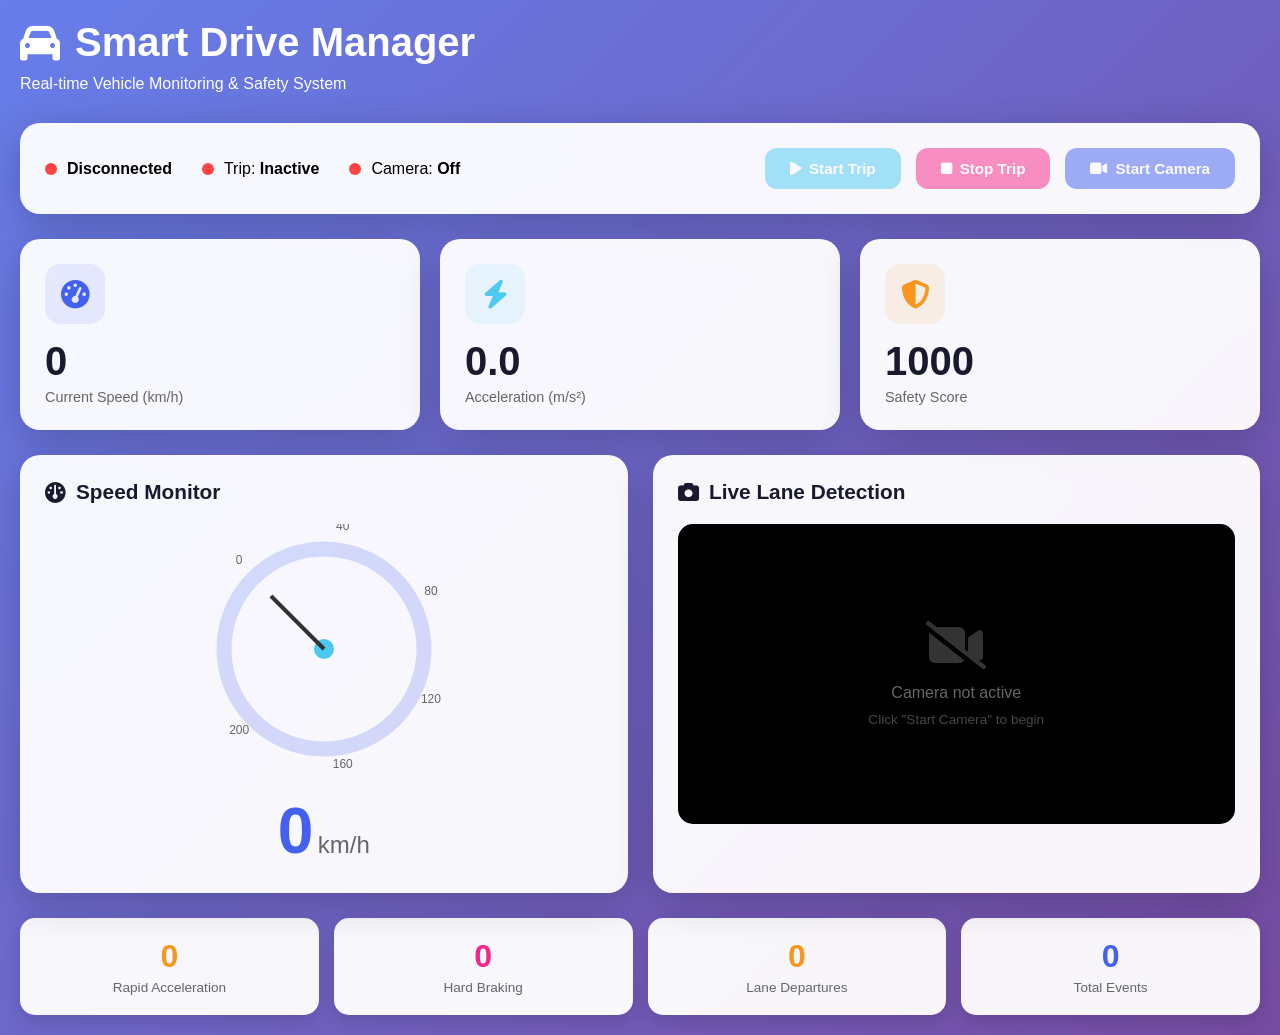
<file: test_sdm/smart-drive-manager/frontend/dashboard.html>
<!DOCTYPE html>
<html lang="en">
<head>
    <meta charset="UTF-8">
    <meta name="viewport" content="width=device-width, initial-scale=1.0">
    <title>Smart Drive Manager - Dashboard</title>
    <link rel="stylesheet" href="https://cdnjs.cloudflare.com/ajax/libs/font-awesome/6.4.0/css/all.min.css">
    <style>
        * {
            margin: 0;
            padding: 0;
            box-sizing: border-box;
        }

        body {
            font-family: 'Segoe UI', Tahoma, Geneva, Verdana, sans-serif;
            background: linear-gradient(135deg, #667eea 0%, #764ba2 100%);
            min-height: 100vh;
            padding: 20px;
        }

        .container {
            max-width: 1400px;
            margin: 0 auto;
        }

        .header {
            color: white;
            margin-bottom: 30px;
        }

        .header h1 {
            font-size: 2.5rem;
            margin-bottom: 10px;
            display: flex;
            align-items: center;
            gap: 15px;
        }

        .status-bar {
            background: rgba(255, 255, 255, 0.95);
            backdrop-filter: blur(10px);
            border-radius: 20px;
            padding: 25px;
            margin-bottom: 25px;
            box-shadow: 0 10px 40px rgba(0, 0, 0, 0.2);
        }

        .status-items {
            display: flex;
            justify-content: space-between;
            align-items: center;
            flex-wrap: wrap;
            gap: 20px;
        }

        .status-indicators {
            display: flex;
            gap: 30px;
            flex-wrap: wrap;
        }

        .status-item {
            display: flex;
            align-items: center;
            gap: 10px;
        }

        .status-dot {
            width: 12px;
            height: 12px;
            border-radius: 50%;
            background: #ff4444;
        }

        .status-dot.connected {
            background: #00ff88;
            animation: pulse 2s infinite;
        }

        @keyframes pulse {
            0%, 100% { opacity: 1; }
            50% { opacity: 0.5; }
        }

        .controls {
            display: flex;
            gap: 15px;
            flex-wrap: wrap;
        }

        .btn {
            padding: 12px 25px;
            border: none;
            border-radius: 12px;
            font-weight: 600;
            cursor: pointer;
            transition: all 0.3s;
            display: flex;
            align-items: center;
            gap: 8px;
            font-size: 0.95rem;
        }

        .btn:hover:not(:disabled) {
            transform: translateY(-2px);
            box-shadow: 0 5px 15px rgba(0, 0, 0, 0.3);
        }

        .btn:disabled {
            opacity: 0.5;
            cursor: not-allowed;
        }

        .btn-success { background: #4cc9f0; color: white; }
        .btn-danger { background: #f72585; color: white; }
        .btn-primary { background: #4361ee; color: white; }

        .stats-grid {
            display: grid;
            grid-template-columns: repeat(auto-fit, minmax(250px, 1fr));
            gap: 20px;
            margin-bottom: 25px;
        }

        .stat-card {
            background: rgba(255, 255, 255, 0.95);
            backdrop-filter: blur(10px);
            border-radius: 20px;
            padding: 25px;
            box-shadow: 0 10px 40px rgba(0, 0, 0, 0.2);
            transition: transform 0.3s;
        }

        .stat-card:hover {
            transform: translateY(-5px);
        }

        .stat-icon {
            width: 60px;
            height: 60px;
            border-radius: 15px;
            display: flex;
            align-items: center;
            justify-content: center;
            font-size: 1.8rem;
            margin-bottom: 15px;
        }

        .stat-value {
            font-size: 2.5rem;
            font-weight: 700;
            margin-bottom: 5px;
            color: #1a1a2e;
        }

        .stat-label {
            color: #666;
            font-size: 0.9rem;
        }

        .main-grid {
            display: grid;
            grid-template-columns: repeat(auto-fit, minmax(500px, 1fr));
            gap: 25px;
            margin-bottom: 25px;
        }

        .card {
            background: rgba(255, 255, 255, 0.95);
            backdrop-filter: blur(10px);
            border-radius: 20px;
            padding: 25px;
            box-shadow: 0 10px 40px rgba(0, 0, 0, 0.2);
        }

        .card-header {
            display: flex;
            justify-content: space-between;
            align-items: center;
            margin-bottom: 20px;
        }

        .card-title {
            font-size: 1.3rem;
            font-weight: 600;
            color: #1a1a2e;
            display: flex;
            align-items: center;
            gap: 10px;
        }

        .speedometer-container {
            display: flex;
            flex-direction: column;
            align-items: center;
            justify-content: center;
        }

        #speedometer {
            width: 250px;
            height: 250px;
        }

        .speed-display {
            text-align: center;
            margin-top: 20px;
        }

        .speed-value {
            font-size: 4rem;
            font-weight: 700;
            color: #4361ee;
        }

        .video-container {
            background: #000;
            border-radius: 15px;
            overflow: hidden;
            position: relative;
            min-height: 300px;
            display: flex;
            align-items: center;
            justify-content: center;
        }

        #videoFeed {
            width: 100%;
            height: auto;
            display: none;
        }

        .no-video {
            color: #666;
            text-align: center;
        }

        .no-video i {
            font-size: 3rem;
            margin-bottom: 15px;
            opacity: 0.5;
        }

        .lane-overlay {
            position: absolute;
            top: 15px;
            left: 15px;
            background: rgba(0, 0, 0, 0.7);
            color: white;
            padding: 8px 15px;
            border-radius: 10px;
            font-size: 0.9rem;
            font-weight: 600;
        }

        .fps-display {
            position: absolute;
            top: 15px;
            right: 15px;
            background: rgba(0, 0, 0, 0.7);
            color: white;
            padding: 8px 15px;
            border-radius: 10px;
            font-size: 0.9rem;
        }

        .event-counters {
            display: grid;
            grid-template-columns: repeat(auto-fit, minmax(150px, 1fr));
            gap: 15px;
        }

        .event-card {
            background: rgba(255, 255, 255, 0.95);
            backdrop-blur: blur(10px);
            border-radius: 15px;
            padding: 20px;
            text-align: center;
            box-shadow: 0 5px 20px rgba(0, 0, 0, 0.15);
        }

        .event-value {
            font-size: 2rem;
            font-weight: 700;
            margin-bottom: 5px;
        }

        .event-label {
            color: #666;
            font-size: 0.85rem;
        }

        .alerts-container {
            position: fixed;
            top: 20px;
            right: 20px;
            z-index: 1000;
            max-width: 400px;
        }

        .alert {
            background: rgba(255, 255, 255, 0.95);
            backdrop-filter: blur(10px);
            border-radius: 12px;
            padding: 15px 20px;
            margin-bottom: 10px;
            border-left: 4px solid #4361ee;
            box-shadow: 0 5px 20px rgba(0, 0, 0, 0.2);
            animation: slideIn 0.3s ease-out;
            display: flex;
            align-items: center;
            gap: 10px;
        }

        .alert-danger { border-left-color: #f72585; }
        .alert-warning { border-left-color: #f8961e; }
        .alert-success { border-left-color: #4cc9f0; }

        @keyframes slideIn {
            from {
                transform: translateX(100%);
                opacity: 0;
            }
            to {
                transform: translateX(0);
                opacity: 1;
            }
        }

        @media (max-width: 768px) {
            .main-grid {
                grid-template-columns: 1fr;
            }
            
            .controls {
                flex-direction: column;
            }
            
            .btn {
                width: 100%;
                justify-content: center;
            }
        }
    </style>
</head>
<body>
    <div class="container">
        <div class="header">
            <h1><i class="fas fa-car"></i> Smart Drive Manager</h1>
            <p>Real-time Vehicle Monitoring & Safety System</p>
        </div>

        <div class="alerts-container" id="alertsContainer"></div>

        <div class="status-bar">
            <div class="status-items">
                <div class="status-indicators">
                    <div class="status-item">
                        <div class="status-dot" id="wsStatusDot"></div>
                        <span><strong id="wsStatus">Disconnected</strong></span>
                    </div>
                    <div class="status-item">
                        <div class="status-dot" id="tripStatusDot"></div>
                        <span>Trip: <strong id="tripStatus">Inactive</strong></span>
                    </div>
                    <div class="status-item">
                        <div class="status-dot" id="cameraStatusDot"></div>
                        <span>Camera: <strong id="cameraStatus">Off</strong></span>
                    </div>
                </div>

                <div class="controls">
                    <button class="btn btn-success" onclick="startTrip()" id="startTripBtn" disabled>
                        <i class="fas fa-play"></i> Start Trip
                    </button>
                    <button class="btn btn-danger" onclick="stopTrip()" id="stopTripBtn" disabled>
                        <i class="fas fa-stop"></i> Stop Trip
                    </button>
                    <button class="btn btn-primary" onclick="toggleCamera()" id="cameraBtn" disabled>
                        <i class="fas fa-video"></i> Start Camera
                    </button>
                </div>
            </div>
        </div>

        <div class="stats-grid">
            <div class="stat-card">
                <div class="stat-icon" style="background: rgba(67, 97, 238, 0.1); color: #4361ee;">
                    <i class="fas fa-tachometer-alt"></i>
                </div>
                <div class="stat-value" id="speedValue">0</div>
                <div class="stat-label">Current Speed (km/h)</div>
            </div>

            <div class="stat-card">
                <div class="stat-icon" style="background: rgba(76, 201, 240, 0.1); color: #4cc9f0;">
                    <i class="fas fa-bolt"></i>
                </div>
                <div class="stat-value" id="accelValue">0.0</div>
                <div class="stat-label">Acceleration (m/s²)</div>
            </div>

            <div class="stat-card">
                <div class="stat-icon" style="background: rgba(248, 150, 30, 0.1); color: #f8961e;">
                    <i class="fas fa-shield-alt"></i>
                </div>
                <div class="stat-value" id="safetyScore">1000</div>
                <div class="stat-label">Safety Score</div>
            </div>
        </div>

        <div class="main-grid">
            <div class="card">
                <div class="card-header">
                    <div class="card-title">
                        <i class="fas fa-gauge"></i> Speed Monitor
                    </div>
                </div>
                <div class="speedometer-container">
                    <canvas id="speedometer"></canvas>
                    <div class="speed-display">
                        <span class="speed-value" id="speedDisplay">0</span>
                        <span style="font-size: 1.5rem; color: #666;"> km/h</span>
                    </div>
                </div>
            </div>

            <div class="card">
                <div class="card-header">
                    <div class="card-title">
                        <i class="fas fa-camera"></i> Live Lane Detection
                    </div>
                </div>
                <div class="video-container">
                    <img id="videoFeed" alt="Camera Feed">
                    <div class="no-video" id="noVideo">
                        <i class="fas fa-video-slash"></i>
                        <p>Camera not active</p>
                        <p style="font-size: 0.85rem; margin-top: 10px; opacity: 0.7;">
                            Click "Start Camera" to begin
                        </p>
                    </div>
                    <div class="lane-overlay" id="laneOverlay" style="display: none;">
                        Lane: <span id="laneStatus">CENTERED</span>
                    </div>
                    <div class="fps-display" id="fpsDisplay" style="display: none;">
                        FPS: <span id="fpsValue">0</span>
                    </div>
                </div>
            </div>
        </div>

        <div class="event-counters">
            <div class="event-card">
                <div class="event-value" style="color: #f8961e;" id="rapidAccelCount">0</div>
                <div class="event-label">Rapid Acceleration</div>
            </div>
            <div class="event-card">
                <div class="event-value" style="color: #f72585;" id="hardBrakeCount">0</div>
                <div class="event-label">Hard Braking</div>
            </div>
            <div class="event-card">
                <div class="event-value" style="color: #f8961e;" id="laneDepartureCount">0</div>
                <div class="event-label">Lane Departures</div>
            </div>
            <div class="event-card">
                <div class="event-value" style="color: #4361ee;" id="totalEvents">0</div>
                <div class="event-label">Total Events</div>
            </div>
        </div>
    </div>

    <script>
        let ws = null;
        let isConnected = false;
        let isTripActive = false;
        let isCameraActive = false;
        let reconnectAttempts = 0;
        const maxReconnectAttempts = 5;
        
        let frameCount = 0;
        let lastFpsUpdate = Date.now();
        let fpsCounter = 0;

        const liveData = {
            speed: 0,
            acceleration: 0,
            safety_score: 1000,
            lane_status: 'CENTERED',
            rapid_accel_count: 0,
            hard_brake_count: 0,
            lane_departures: 0
        };

        // Initialize on page load
        window.addEventListener('load', () => {
            initializeSpeedometer();
            connectWebSocket();
        });

        function connectWebSocket() {
            console.log('🔌 Connecting to WebSocket bridge...');
            
            ws = new WebSocket('ws://localhost:8081');
            
            ws.onopen = () => {
                console.log('✅ WebSocket connected');
                isConnected = true;
                reconnectAttempts = 0;
                updateStatus('wsStatus', 'Connected', 'wsStatusDot', true);
                addAlert('Connected to system', 'success');
                
                // Enable buttons
                document.getElementById('startTripBtn').disabled = false;
                document.getElementById('cameraBtn').disabled = false;
                
                // Start ping interval
                setInterval(() => {
                    if (ws && ws.readyState === WebSocket.OPEN) {
                        ws.send(JSON.stringify({ command: 'ping' }));
                    }
                }, 30000);
            };
            
            ws.onmessage = (event) => {
                try {
                    const data = JSON.parse(event.data);
                    handleWebSocketMessage(data);
                } catch (error) {
                    console.error('Error parsing message:', error);
                }
            };
            
            ws.onerror = (error) => {
                console.error('❌ WebSocket error:', error);
                isConnected = false;
                updateStatus('wsStatus', 'Error', 'wsStatusDot', false);
            };
            
            ws.onclose = () => {
                console.log('🔌 WebSocket disconnected');
                isConnected = false;
                updateStatus('wsStatus', 'Disconnected', 'wsStatusDot', false);
                
                // Disable buttons
                document.getElementById('startTripBtn').disabled = true;
                document.getElementById('stopTripBtn').disabled = true;
                document.getElementById('cameraBtn').disabled = true;
                
                // Auto-reconnect
                if (reconnectAttempts < maxReconnectAttempts) {
                    reconnectAttempts++;
                    console.log(`🔄 Reconnecting... (${reconnectAttempts}/${maxReconnectAttempts})`);
                    setTimeout(connectWebSocket, 3000);
                } else {
                    addAlert('Connection lost. Please refresh the page.', 'danger');
                }
            };
        }

        function handleWebSocketMessage(data) {
            switch (data.type) {
                case 'video_frame':
                    updateVideoFrame(data.data);
                    break;
                    
                case 'live_data':
                    updateLiveData(data.data);
                    break;
                    
                case 'lane_warning':
                    addAlert(`⚠️ LANE DEPARTURE: ${data.data.direction}`, 'warning');
                    playAlertSound();
                    break;
                    
                case 'warning':
                    addAlert(`⚠️ ${data.data.warning_type}: ${data.data.value.toFixed(2)}`, 'warning');
                    playAlertSound();
                    break;
                    
                case 'trip_started':
                    isTripActive = true;
                    updateStatus('tripStatus', 'Active', 'tripStatusDot', true);
                    document.getElementById('startTripBtn').disabled = true;
                    document.getElementById('stopTripBtn').disabled = false;
                    addAlert('Trip started successfully!', 'success');
                    break;
                    
                case 'trip_stopped':
                    isTripActive = false;
                    updateStatus('tripStatus', 'Inactive', 'tripStatusDot', false);
                    document.getElementById('startTripBtn').disabled = false;
                    document.getElementById('stopTripBtn').disabled = true;
                    addAlert(`Trip ended. Distance: ${data.data.distance || 'N/A'}`, 'success');
                    break;
                    
                case 'camera_status':
                    isCameraActive = data.data.enabled;
                    updateCameraUI(data.data.enabled);
                    break;
                    
                case 'init':
                    console.log('📋 System capabilities:', data.data);
                    break;
                    
                case 'error':
                    addAlert(data.message, 'danger');
                    break;
            }
        }

        function updateVideoFrame(base64Data) {
            const videoFeed = document.getElementById('videoFeed');
            const noVideo = document.getElementById('noVideo');
            
            videoFeed.src = 'data:image/jpeg;base64,' + base64Data;
            videoFeed.style.display = 'block';
            noVideo.style.display = 'none';
            
            // Update FPS
            frameCount++;
            fpsCounter++;
            const now = Date.now();
            const elapsed = now - lastFpsUpdate;
            
            if (elapsed >= 1000) {
                const fps = Math.round(fpsCounter * 1000 / elapsed);
                document.getElementById('fpsValue').textContent = fps;
                fpsCounter = 0;
                lastFpsUpdate = now;
            }
        }

        function updateLiveData(data) {
            Object.assign(liveData, data);
            
            document.getElementById('speedValue').textContent = Math.round(liveData.speed);
            document.getElementById('speedDisplay').textContent = Math.round(liveData.speed);
            document.getElementById('accelValue').textContent = liveData.acceleration.toFixed(2);
            document.getElementById('safetyScore').textContent = liveData.safety_score;
            document.getElementById('laneStatus').textContent = liveData.lane_status;
            
            document.getElementById('rapidAccelCount').textContent = liveData.rapid_accel_count;
            document.getElementById('hardBrakeCount').textContent = liveData.hard_brake_count;
            document.getElementById('laneDepartureCount').textContent = liveData.lane_departures;
            document.getElementById('totalEvents').textContent = 
                liveData.rapid_accel_count + liveData.hard_brake_count + liveData.lane_departures;
            
            drawSpeedometer(liveData.speed);
        }

        function startTrip() {
            if (!ws || ws.readyState !== WebSocket.OPEN) {
                addAlert('Not connected to backend!', 'danger');
                return;
            }
            
            ws.send(JSON.stringify({
                command: 'start_trip',
                driver_id: 1,
                vehicle_id: 1
            }));
            
            addAlert('Starting trip...', 'info');
        }

        function stopTrip() {
            if (!ws || ws.readyState !== WebSocket.OPEN) {
                addAlert('Not connected to backend!', 'danger');
                return;
            }
            
            ws.send(JSON.stringify({
                command: 'stop_trip'
            }));
            
            addAlert('Stopping trip...', 'info');
        }

        function toggleCamera() {
            if (!ws || ws.readyState !== WebSocket.OPEN) {
                addAlert('Not connected to backend!', 'danger');
                return;
            }
            
            ws.send(JSON.stringify({
                command: 'toggle_camera',
                enable: !isCameraActive
            }));
            
            addAlert(isCameraActive ? 'Stopping camera...' : 'Starting camera...', 'info');
        }

        function updateCameraUI(enabled) {
            const btn = document.getElementById('cameraBtn');
            const status = document.getElementById('cameraStatus');
            const statusDot = document.getElementById('cameraStatusDot');
            const laneOverlay = document.getElementById('laneOverlay');
            const fpsDisplay = document.getElementById('fpsDisplay');
            
            if (enabled) {
                btn.innerHTML = '<i class="fas fa-video-slash"></i> Stop Camera';
                btn.className = 'btn btn-danger';
                status.textContent = 'Active';
                statusDot.classList.add('connected');
                laneOverlay.style.display = 'block';
                fpsDisplay.style.display = 'block';
            } else {
                btn.innerHTML = '<i class="fas fa-video"></i> Start Camera';
                btn.className = 'btn btn-primary';
                status.textContent = 'Off';
                statusDot.classList.remove('connected');
                laneOverlay.style.display = 'none';
                fpsDisplay.style.display = 'none';
                
                document.getElementById('videoFeed').style.display = 'none';
                document.getElementById('noVideo').style.display = 'block';
            }
        }

        function initializeSpeedometer() {
            drawSpeedometer(0);
        }

        function drawSpeedometer(speed) {
            const canvas = document.getElementById('speedometer');
            if (!canvas) return;
            
            canvas.width = 250;
            canvas.height = 250;
            
            const ctx = canvas.getContext('2d');
            const centerX = canvas.width / 2;
            const centerY = canvas.height / 2;
            const radius = 100;

            ctx.clearRect(0, 0, canvas.width, canvas.height);

            // Outer circle
            ctx.beginPath();
            ctx.arc(centerX, centerY, radius, 0, 2 * Math.PI);
            ctx.strokeStyle = 'rgba(67, 97, 238, 0.2)';
            ctx.lineWidth = 15;
            ctx.stroke();

            // Speed arc
            const maxSpeed = 200;
            const speedAngle = (Math.min(speed, maxSpeed) / maxSpeed) * 1.5 * Math.PI - 0.75 * Math.PI;
            const color = speed < 60 ? '#4cc9f0' : speed < 100 ? '#f8961e' : '#f72585';

            ctx.beginPath();
            ctx.arc(centerX, centerY, radius, -0.75 * Math.PI, speedAngle);
            ctx.strokeStyle = color;
            ctx.lineWidth = 15;
            ctx.stroke();

            // Center circle
            ctx.beginPath();
            ctx.arc(centerX, centerY, 10, 0, 2 * Math.PI);
            ctx.fillStyle = color;
            ctx.fill();

            // Needle
            ctx.save();
            ctx.translate(centerX, centerY);
            ctx.rotate(speedAngle);
            ctx.beginPath();
            ctx.moveTo(0, 0);
            ctx.lineTo(radius - 25, 0);
            ctx.strokeStyle = '#333';
            ctx.lineWidth = 4;
            ctx.stroke();
            ctx.restore();

            // Speed markers
            ctx.fillStyle = '#666';
            ctx.font = '12px Arial';
            ctx.textAlign = 'center';
            
            for (let i = 0; i <= 200; i += 40) {
                const angle = (i / maxSpeed) * 1.5 * Math.PI - 0.75 * Math.PI;
                const x = centerX + (radius + 20) * Math.cos(angle);
                const y = centerY + (radius + 20) * Math.sin(angle);
                ctx.fillText(i, x, y);
            }
        }

        function updateStatus(elementId, text, dotId, isActive) {
            document.getElementById(elementId).textContent = text;
            const dot = document.getElementById(dotId);
            if (isActive) {
                dot.classList.add('connected');
            } else {
                dot.classList.remove('connected');
            }
        }

        function addAlert(message, type = 'info') {
            const container = document.getElementById('alertsContainer');
            const alert = document.createElement('div');
            alert.className = `alert alert-${type}`;
            
            const icon = type === 'danger' ? 'fa-exclamation-triangle' :
                        type === 'warning' ? 'fa-exclamation-circle' :
                        type === 'success' ? 'fa-check-circle' : 'fa-info-circle';
            
            alert.innerHTML = `
                <i class="fas ${icon}"></i>
                <span>${message}</span>
            `;
            
            container.appendChild(alert);
            
            setTimeout(() => {
                alert.remove();
            }, 5000);
        }

        function playAlertSound() {
            const audioContext = new (window.AudioContext || window.webkitAudioContext)();
            const oscillator = audioContext.createOscillator();
            const gainNode = audioContext.createGain();
            
            oscillator.connect(gainNode);
            gainNode.connect(audioContext.destination);
            
            oscillator.frequency.value = 800;
            oscillator.type = 'sine';
            gainNode.gain.value = 0.3;
            
            oscillator.start();
            setTimeout(() => oscillator.stop(), 200);
        }
    </script>
</body>
</html>
</file>
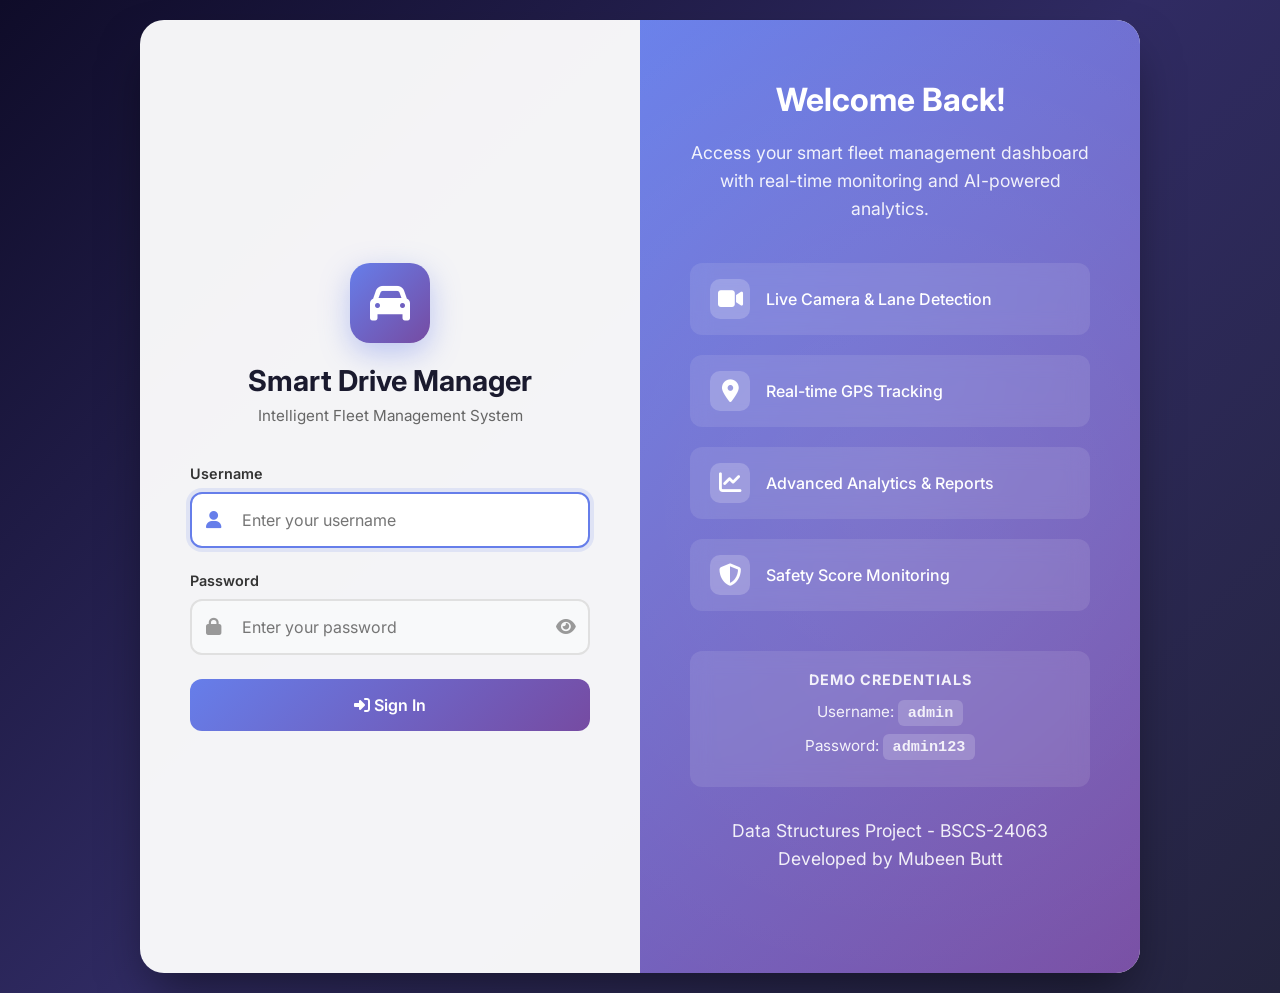
<file: test_sdm/smart-drive-manager/frontend/login.html>
<!DOCTYPE html>
<html lang="en">
<head>
    <meta charset="UTF-8">
    <meta name="viewport" content="width=device-width, initial-scale=1.0">
    <title>Smart Drive Manager - Login</title>
    <link rel="stylesheet" href="https://cdnjs.cloudflare.com/ajax/libs/font-awesome/6.4.0/css/all.min.css">
    <link href="https://fonts.googleapis.com/css2?family=Inter:wght@300;400;500;600;700;800&display=swap" rel="stylesheet">
    <script>
        // Check if already authenticated, redirect to dashboard
        (function() {
            const sessionId = localStorage.getItem('session_id');
            const userData = localStorage.getItem('user_data');
            
            if (sessionId && userData) {
                window.location.href = 'index.html';
            }
        })();
    </script>
    <style>
        * {
            margin: 0;
            padding: 0;
            box-sizing: border-box;
        }

        body {
            font-family: 'Inter', sans-serif;
            min-height: 100vh;
            background: linear-gradient(135deg, #0f0c29 0%, #302b63 50%, #24243e 100%);
            display: flex;
            align-items: center;
            justify-content: center;
            padding: 20px;
            position: relative;
            overflow: hidden;
        }

        /* Animated background elements */
        .bg-animation {
            position: absolute;
            top: 0;
            left: 0;
            width: 100%;
            height: 100%;
            overflow: hidden;
            z-index: 0;
        }

        .bg-animation span {
            position: absolute;
            display: block;
            width: 20px;
            height: 20px;
            background: rgba(255, 255, 255, 0.05);
            animation: float 25s infinite;
            bottom: -150px;
            border-radius: 50%;
        }

        .bg-animation span:nth-child(1) { left: 25%; width: 80px; height: 80px; animation-delay: 0s; }
        .bg-animation span:nth-child(2) { left: 10%; width: 20px; height: 20px; animation-delay: 2s; animation-duration: 12s; }
        .bg-animation span:nth-child(3) { left: 70%; width: 20px; height: 20px; animation-delay: 4s; }
        .bg-animation span:nth-child(4) { left: 40%; width: 60px; height: 60px; animation-delay: 0s; animation-duration: 18s; }
        .bg-animation span:nth-child(5) { left: 65%; width: 20px; height: 20px; animation-delay: 0s; }
        .bg-animation span:nth-child(6) { left: 75%; width: 110px; height: 110px; animation-delay: 3s; }
        .bg-animation span:nth-child(7) { left: 35%; width: 150px; height: 150px; animation-delay: 7s; }
        .bg-animation span:nth-child(8) { left: 50%; width: 25px; height: 25px; animation-delay: 15s; animation-duration: 45s; }
        .bg-animation span:nth-child(9) { left: 20%; width: 15px; height: 15px; animation-delay: 2s; animation-duration: 35s; }
        .bg-animation span:nth-child(10) { left: 85%; width: 150px; height: 150px; animation-delay: 0s; animation-duration: 11s; }

        @keyframes float {
            0% { transform: translateY(0) rotate(0deg); opacity: 1; border-radius: 50%; }
            100% { transform: translateY(-1000px) rotate(720deg); opacity: 0; border-radius: 50%; }
        }

        .login-container {
            display: flex;
            width: 100%;
            max-width: 1000px;
            background: rgba(255, 255, 255, 0.95);
            border-radius: 24px;
            box-shadow: 0 25px 50px -12px rgba(0, 0, 0, 0.5);
            overflow: hidden;
            position: relative;
            z-index: 1;
        }

        .login-left {
            flex: 1;
            padding: 60px 50px;
            display: flex;
            flex-direction: column;
            justify-content: center;
        }

        .login-right {
            flex: 1;
            background: linear-gradient(135deg, #667eea 0%, #764ba2 100%);
            padding: 60px 50px;
            display: flex;
            flex-direction: column;
            justify-content: center;
            align-items: center;
            color: white;
            position: relative;
            overflow: hidden;
        }

        .login-right::before {
            content: '';
            position: absolute;
            top: -50%;
            left: -50%;
            width: 200%;
            height: 200%;
            background: radial-gradient(circle, rgba(255,255,255,0.1) 0%, transparent 70%);
            animation: pulse-glow 4s ease-in-out infinite;
        }

        @keyframes pulse-glow {
            0%, 100% { transform: scale(1); opacity: 0.5; }
            50% { transform: scale(1.1); opacity: 0.8; }
        }

        .brand {
            text-align: center;
            margin-bottom: 40px;
        }

        .brand-icon {
            width: 80px;
            height: 80px;
            background: linear-gradient(135deg, #667eea 0%, #764ba2 100%);
            border-radius: 20px;
            display: flex;
            align-items: center;
            justify-content: center;
            margin: 0 auto 20px;
            box-shadow: 0 10px 30px rgba(102, 126, 234, 0.4);
        }

        .brand-icon i {
            font-size: 2.5rem;
            color: white;
        }

        .brand h1 {
            font-size: 1.8rem;
            font-weight: 700;
            color: #1a1a2e;
            margin-bottom: 8px;
        }

        .brand p {
            color: #666;
            font-size: 0.95rem;
        }

        .form-group {
            margin-bottom: 24px;
        }

        .form-group label {
            display: block;
            font-weight: 600;
            color: #333;
            margin-bottom: 10px;
            font-size: 0.9rem;
        }

        .input-wrapper {
            position: relative;
        }

        .input-wrapper i {
            position: absolute;
            left: 16px;
            top: 50%;
            transform: translateY(-50%);
            color: #999;
            font-size: 1.1rem;
            transition: all 0.3s ease;
        }

        .form-control {
            width: 100%;
            padding: 16px 50px 16px 50px;
            border: 2px solid #e0e0e0;
            border-radius: 12px;
            font-size: 1rem;
            font-family: inherit;
            transition: all 0.3s ease;
            background: #f8f9fa;
        }
        
        /* Password field needs extra padding for toggle button */
        #password {
            padding-right: 56px;
        }

        .form-control:focus {
            outline: none;
            border-color: #667eea;
            background: white;
            box-shadow: 0 0 0 4px rgba(102, 126, 234, 0.15);
        }

        .form-control:focus + i,
        .input-wrapper:focus-within i {
            color: #667eea;
        }

        .password-toggle {
            position: absolute;
            right: 14px;
            top: 50%;
            transform: translateY(-50%);
            background: transparent;
            border: none;
            color: #999;
            cursor: pointer;
            padding: 8px;
            font-size: 1rem;
            transition: all 0.3s ease;
            display: flex;
            align-items: center;
            justify-content: center;
            z-index: 10;
            width: 36px;
            height: 36px;
            border-radius: 8px;
        }

        .password-toggle:hover {
            color: #667eea;
            background: rgba(102, 126, 234, 0.1);
        }

        .password-toggle:focus {
            outline: none;
        }

        .btn-login {
            width: 100%;
            padding: 16px 24px;
            background: linear-gradient(135deg, #667eea 0%, #764ba2 100%);
            color: white;
            border: none;
            border-radius: 12px;
            font-size: 1rem;
            font-weight: 600;
            cursor: pointer;
            transition: all 0.3s ease;
            display: flex;
            align-items: center;
            justify-content: center;
            gap: 10px;
            font-family: inherit;
            position: relative;
            overflow: hidden;
        }

        .btn-login::before {
            content: '';
            position: absolute;
            top: 0;
            left: -100%;
            width: 100%;
            height: 100%;
            background: linear-gradient(90deg, transparent, rgba(255,255,255,0.2), transparent);
            transition: 0.5s;
        }

        .btn-login:hover::before {
            left: 100%;
        }

        .btn-login:hover {
            transform: translateY(-2px);
            box-shadow: 0 10px 30px rgba(102, 126, 234, 0.4);
        }

        .btn-login:active {
            transform: translateY(0);
        }

        .btn-login:disabled {
            opacity: 0.7;
            cursor: not-allowed;
            transform: none;
        }

        .spinner {
            width: 20px;
            height: 20px;
            border: 3px solid rgba(255,255,255,0.3);
            border-top-color: white;
            border-radius: 50%;
            animation: spin 0.8s linear infinite;
            display: none;
        }

        .btn-login.loading .spinner {
            display: block;
        }

        .btn-login.loading .btn-text {
            opacity: 0.8;
        }

        @keyframes spin {
            to { transform: rotate(360deg); }
        }

        .alert {
            padding: 14px 18px;
            border-radius: 12px;
            margin-bottom: 24px;
            display: none;
            font-size: 0.9rem;
            align-items: center;
            gap: 12px;
        }

        .alert-danger {
            background: linear-gradient(135deg, #ff6b6b 0%, #ee5a5a 100%);
            color: white;
        }

        .alert i {
            font-size: 1.2rem;
        }

        /* Right side content */
        .feature-content {
            text-align: center;
            position: relative;
            z-index: 1;
        }

        .feature-content h2 {
            font-size: 2rem;
            font-weight: 700;
            margin-bottom: 20px;
        }

        .feature-content p {
            font-size: 1.1rem;
            opacity: 0.9;
            margin-bottom: 40px;
            line-height: 1.6;
        }

        .features-list {
            text-align: left;
            margin-bottom: 40px;
        }

        .feature-item {
            display: flex;
            align-items: center;
            gap: 16px;
            margin-bottom: 20px;
            padding: 16px 20px;
            background: rgba(255, 255, 255, 0.1);
            border-radius: 12px;
            backdrop-filter: blur(10px);
            transition: all 0.3s ease;
        }

        .feature-item:hover {
            background: rgba(255, 255, 255, 0.15);
            transform: translateX(5px);
        }

        .feature-item i {
            font-size: 1.4rem;
            width: 40px;
            height: 40px;
            background: rgba(255, 255, 255, 0.2);
            border-radius: 10px;
            display: flex;
            align-items: center;
            justify-content: center;
        }

        .feature-item span {
            font-weight: 500;
        }

        .credentials-info {
            background: rgba(255, 255, 255, 0.1);
            padding: 20px;
            border-radius: 12px;
            backdrop-filter: blur(10px);
        }

        .credentials-info h4 {
            font-size: 0.9rem;
            text-transform: uppercase;
            letter-spacing: 1px;
            margin-bottom: 12px;
            opacity: 0.9;
        }

        .credentials-info p {
            font-size: 0.95rem;
            margin-bottom: 8px;
        }

        .credentials-info code {
            background: rgba(255, 255, 255, 0.2);
            padding: 4px 10px;
            border-radius: 6px;
            font-family: 'Courier New', monospace;
            font-weight: 600;
        }

        .footer-text {
            margin-top: 30px;
            font-size: 0.85rem;
            opacity: 0.7;
        }

        /* Responsive */
        @media (max-width: 900px) {
            .login-container {
                flex-direction: column-reverse;
                max-width: 500px;
            }

            .login-left, .login-right {
                padding: 40px 30px;
            }

            .login-right {
                padding: 50px 30px;
            }

            .feature-content h2 {
                font-size: 1.6rem;
            }

            .features-list {
                display: none;
            }
        }

        @media (max-width: 480px) {
            body {
                padding: 10px;
            }

            .login-left, .login-right {
                padding: 30px 20px;
            }

            .brand-icon {
                width: 60px;
                height: 60px;
            }

            .brand-icon i {
                font-size: 1.8rem;
            }

            .brand h1 {
                font-size: 1.5rem;
            }
        }
    </style>
</head>
<body>
    <div class="bg-animation">
        <span></span><span></span><span></span><span></span><span></span>
        <span></span><span></span><span></span><span></span><span></span>
    </div>

    <div class="login-container">
        <div class="login-left">
            <div class="brand">
                <div class="brand-icon">
                    <i class="fas fa-car"></i>
                </div>
                <h1>Smart Drive Manager</h1>
                <p>Intelligent Fleet Management System</p>
            </div>

            <div class="alert alert-danger" id="loginError">
                <i class="fas fa-exclamation-circle"></i>
                <span id="errorText"></span>
            </div>

            <form id="loginForm">
                <div class="form-group">
                    <label for="username">Username</label>
                    <div class="input-wrapper">
                        <input type="text" id="username" class="form-control" 
                               placeholder="Enter your username" required autocomplete="username">
                        <i class="fas fa-user"></i>
                    </div>
                </div>

                <div class="form-group">
                    <label for="password">Password</label>
                    <div class="input-wrapper">
                        <input type="password" id="password" class="form-control" 
                               placeholder="Enter your password" required autocomplete="current-password">
                        <i class="fas fa-lock"></i>
                        <button type="button" class="password-toggle" id="passwordToggle">
                            <i class="fas fa-eye" id="passwordToggleIcon"></i>
                        </button>
                    </div>
                </div>

                <button type="submit" class="btn-login" id="loginBtn">
                    <span class="spinner"></span>
                    <span class="btn-text"><i class="fas fa-sign-in-alt"></i> Sign In</span>
                </button>
            </form>
        </div>

        <div class="login-right">
            <div class="feature-content">
                <h2>Welcome Back!</h2>
                <p>Access your smart fleet management dashboard with real-time monitoring and AI-powered analytics.</p>

                <div class="features-list">
                    <div class="feature-item">
                        <i class="fas fa-video"></i>
                        <span>Live Camera & Lane Detection</span>
                    </div>
                    <div class="feature-item">
                        <i class="fas fa-map-marker-alt"></i>
                        <span>Real-time GPS Tracking</span>
                    </div>
                    <div class="feature-item">
                        <i class="fas fa-chart-line"></i>
                        <span>Advanced Analytics & Reports</span>
                    </div>
                    <div class="feature-item">
                        <i class="fas fa-shield-alt"></i>
                        <span>Safety Score Monitoring</span>
                    </div>
                </div>

                <div class="credentials-info">
                    <h4>Demo Credentials</h4>
                    <p>Username: <code>admin</code></p>
                    <p>Password: <code>admin123</code></p>
                </div>

                <p class="footer-text">
                    Data Structures Project - BSCS-24063<br>
                    Developed by Mubeen Butt
                </p>
            </div>
        </div>
    </div>

    <script>
        document.addEventListener('DOMContentLoaded', () => {
            const loginForm = document.getElementById('loginForm');
            const loginError = document.getElementById('loginError');
            const errorText = document.getElementById('errorText');
            const loginBtn = document.getElementById('loginBtn');
            const passwordInput = document.getElementById('password');
            const passwordToggle = document.getElementById('passwordToggle');
            const passwordToggleIcon = document.getElementById('passwordToggleIcon');

            // Password show/hide toggle
            passwordToggle.addEventListener('click', () => {
                if (passwordInput.type === 'password') {
                    passwordInput.type = 'text';
                    passwordToggleIcon.classList.remove('fa-eye');
                    passwordToggleIcon.classList.add('fa-eye-slash');
                } else {
                    passwordInput.type = 'password';
                    passwordToggleIcon.classList.remove('fa-eye-slash');
                    passwordToggleIcon.classList.add('fa-eye');
                }
            });

            loginForm.addEventListener('submit', async (e) => {
                e.preventDefault();
                
                const username = document.getElementById('username').value.trim();
                const password = passwordInput.value;
                
                if (!username || !password) {
                    showError('Please enter both username and password.');
                    return;
                }
                
                // Show loading state
                loginBtn.disabled = true;
                loginBtn.classList.add('loading');
                loginError.style.display = 'none';
                
                try {
                    const response = await fetch('/api', {
                        method: 'POST',
                        headers: {
                            'Content-Type': 'application/json',
                        },
                        body: JSON.stringify({
                            operation: 'user_login',
                            username: username,
                            password: password
                        })
                    });
                    
                    const result = await response.json();
                    
                    if (result.code === 'BACKEND_UNAVAILABLE') {
                        throw new Error('Backend server is not running. Please start the C++ server on port 8080.');
                    }
                    
                    if (result.status === 'success' && result.data) {
                        // Success animation
                        loginBtn.innerHTML = '<i class="fas fa-check"></i> Success!';
                        loginBtn.style.background = 'linear-gradient(135deg, #10b981 0%, #059669 100%)';
                        
                        localStorage.setItem('session_id', result.data.session_id);
                        localStorage.setItem('user_data', JSON.stringify({
                            driver_id: parseInt(result.data.driver_id) || 0,
                            name: result.data.name || username,
                            role: result.data.role || '0',
                            username: username
                        }));
                        
                        setTimeout(() => {
                            window.location.href = 'index.html';
                        }, 500);
                    } else {
                        throw new Error(result.message || 'Invalid credentials');
                    }
                } catch (error) {
                    console.error('Login error:', error);
                    showError(error.message || 'Connection failed. Make sure backend server is running.');
                    resetLoginButton();
                }
            });

            function showError(message) {
                errorText.textContent = message;
                loginError.style.display = 'flex';
            }

            function resetLoginButton() {
                loginBtn.disabled = false;
                loginBtn.classList.remove('loading');
                loginBtn.style.background = '';
                loginBtn.innerHTML = '<span class="spinner"></span><span class="btn-text"><i class="fas fa-sign-in-alt"></i> Sign In</span>';
            }

            // Auto-focus username field
            document.getElementById('username').focus();
            
            // Enter key navigation
            document.getElementById('username').addEventListener('keydown', (e) => {
                if (e.key === 'Enter') {
                    e.preventDefault();
                    passwordInput.focus();
                }
            });
        });
    </script>
</body>
</html>
</file>
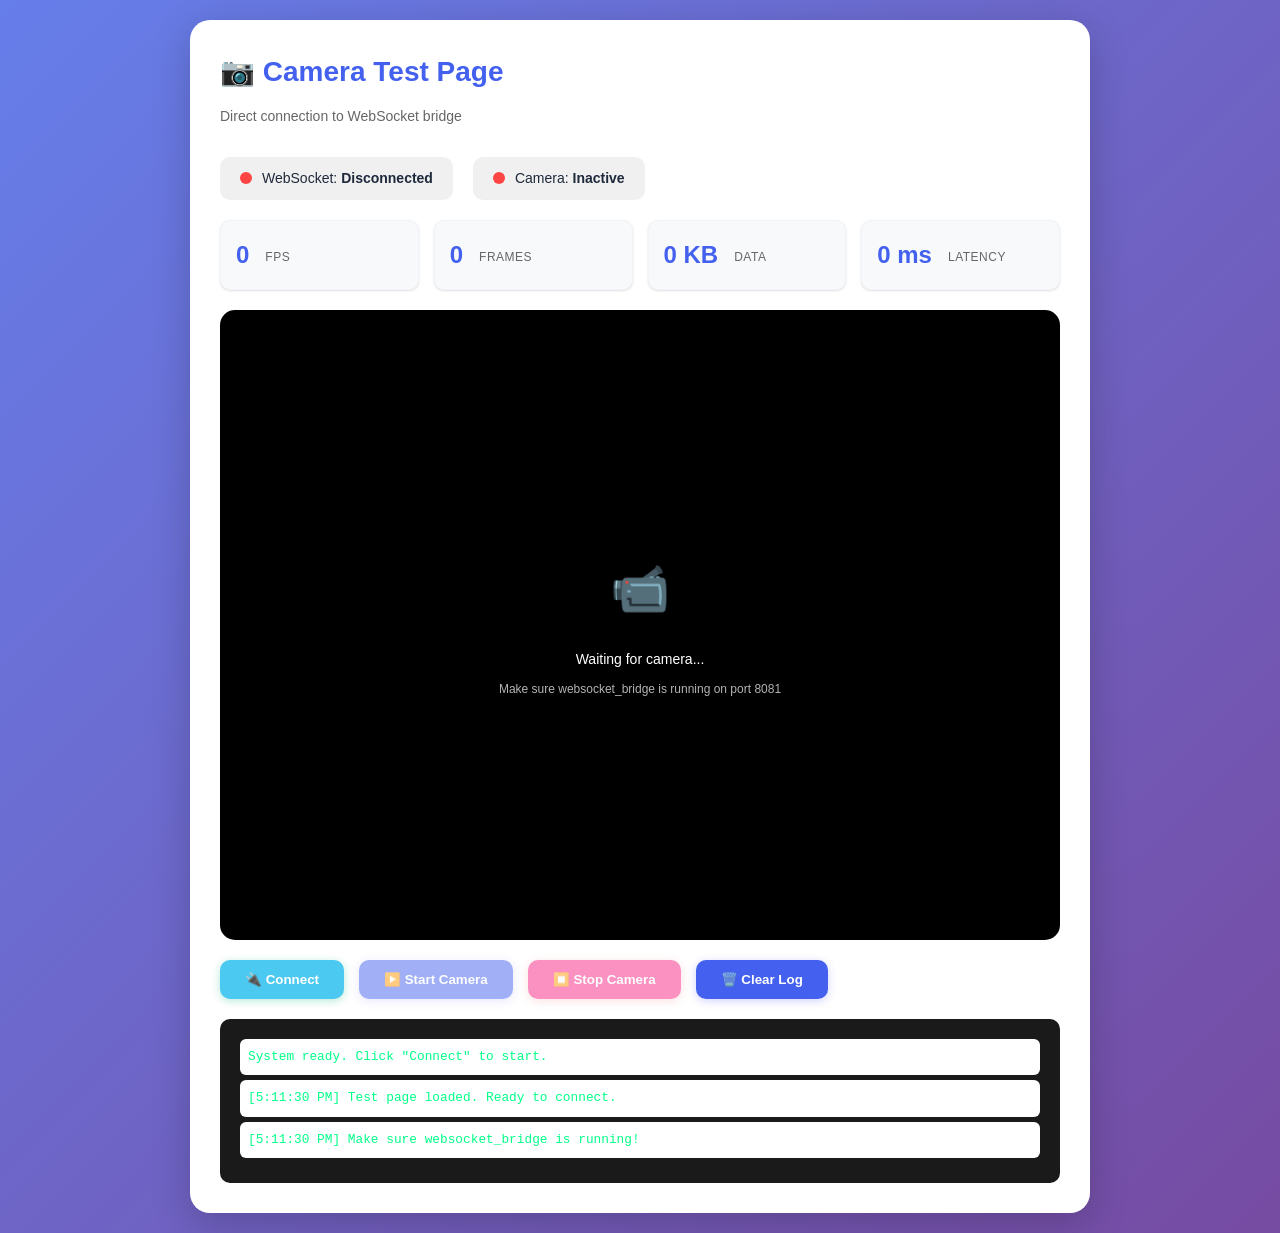
<file: test_sdm/smart-drive-manager/frontend/test.html>
<!DOCTYPE html>
<html lang="en">
<head>
    <meta charset="UTF-8">
    <meta name="viewport" content="width=device-width, initial-scale=1.0">
    <title>Camera Test - Smart Drive</title>
    <link rel="stylesheet" href="style.css">
    <link rel="stylesheet" href="https://cdnjs.cloudflare.com/ajax/libs/font-awesome/6.4.0/css/all.min.css">
    <link href="https://fonts.googleapis.com/css2?family=Poppins:wght@300;400;500;600;700&display=swap" rel="stylesheet">
    <style>
        * {
            margin: 0;
            padding: 0;
            box-sizing: border-box;
        }

        body {
            font-family: Arial, sans-serif;
            background: linear-gradient(135deg, #667eea 0%, #764ba2 100%);
            min-height: 100vh;
            display: flex;
            flex-direction: column;
            align-items: center;
            justify-content: center;
            padding: 20px;
        }

        .container {
            background: white;
            border-radius: 20px;
            padding: 30px;
            max-width: 900px;
            width: 100%;
            box-shadow: 0 10px 40px rgba(0, 0, 0, 0.2);
        }

        h1 {
            color: #4361ee;
            margin-bottom: 10px;
        }

        .subtitle {
            color: #666;
            margin-bottom: 30px;
        }

        .status {
            display: flex;
            gap: 20px;
            margin-bottom: 20px;
            flex-wrap: wrap;
        }

        .status-item {
            background: #f0f0f0;
            padding: 10px 20px;
            border-radius: 10px;
            display: flex;
            align-items: center;
            gap: 10px;
        }

        .status-dot {
            width: 12px;
            height: 12px;
            border-radius: 50%;
            background: #ff4444;
        }

        .status-dot.connected {
            background: #00ff88;
            animation: pulse 2s infinite;
        }

        @keyframes pulse {
            0%, 100% { opacity: 1; }
            50% { opacity: 0.5; }
        }

        .video-container {
            background: #000;
            border-radius: 15px;
            overflow: hidden;
            margin-bottom: 20px;
            position: relative;
            min-height: 400px;
            display: flex;
            align-items: center;
            justify-content: center;
        }

        #videoFeed {
            width: 100%;
            height: auto;
            display: block;
        }

        .no-video {
            color: white;
            text-align: center;
        }

        .no-video i {
            font-size: 48px;
            margin-bottom: 20px;
            opacity: 0.5;
        }

        .controls {
            display: flex;
            gap: 15px;
            margin-bottom: 20px;
        }

        button {
            padding: 12px 25px;
            border: none;
            border-radius: 10px;
            font-weight: 600;
            cursor: pointer;
            transition: all 0.3s;
            display: flex;
            align-items: center;
            gap: 8px;
        }

        .btn-primary {
            background: #4361ee;
            color: white;
        }

        .btn-danger {
            background: #f72585;
            color: white;
        }

        .btn-success {
            background: #4cc9f0;
            color: white;
        }

        button:hover {
            transform: translateY(-2px);
            box-shadow: 0 5px 15px rgba(0, 0, 0, 0.2);
        }

        button:disabled {
            opacity: 0.5;
            cursor: not-allowed;
            transform: none;
        }

        .log-container {
            background: #1a1a1a;
            color: #00ff88;
            padding: 20px;
            border-radius: 10px;
            max-height: 300px;
            overflow-y: auto;
            font-family: monospace;
            font-size: 12px;
            line-height: 1.6;
        }

        .log-entry {
            margin-bottom: 5px;
        }

        .log-entry.error {
            color: #ff4444;
        }

        .log-entry.warning {
            color: #ffa500;
        }

        .log-entry.success {
            color: #00ff88;
        }

        .stats {
            display: grid;
            grid-template-columns: repeat(auto-fit, minmax(150px, 1fr));
            gap: 15px;
            margin-bottom: 20px;
        }

        .stat-card {
            background: #f8f9fa;
            padding: 15px;
            border-radius: 10px;
            text-align: center;
        }

        .stat-value {
            font-size: 24px;
            font-weight: bold;
            color: #4361ee;
        }

        .stat-label {
            font-size: 12px;
            color: #666;
            margin-top: 5px;
        }
    </style>
</head>
<body>
    <div class="container">
        <h1>📷 Camera Test Page</h1>
        <p class="subtitle">Direct connection to WebSocket bridge</p>

        <div class="status">
            <div class="status-item">
                <div class="status-dot" id="wsStatusDot"></div>
                <span>WebSocket: <strong id="wsStatus">Disconnected</strong></span>
            </div>
            <div class="status-item">
                <div class="status-dot" id="cameraStatusDot"></div>
                <span>Camera: <strong id="cameraStatus">Inactive</strong></span>
            </div>
        </div>

        <div class="stats">
            <div class="stat-card">
                <div class="stat-value" id="fpsValue">0</div>
                <div class="stat-label">FPS</div>
            </div>
            <div class="stat-card">
                <div class="stat-value" id="frameCount">0</div>
                <div class="stat-label">Frames</div>
            </div>
            <div class="stat-card">
                <div class="stat-value" id="dataReceived">0 KB</div>
                <div class="stat-label">Data</div>
            </div>
            <div class="stat-card">
                <div class="stat-value" id="latency">0 ms</div>
                <div class="stat-label">Latency</div>
            </div>
        </div>

        <div class="video-container">
            <img id="videoFeed" style="display: none;">
            <div class="no-video" id="noVideo">
                <div style="font-size: 48px; margin-bottom: 20px;">📹</div>
                <p>Waiting for camera...</p>
                <p style="font-size: 12px; margin-top: 10px; opacity: 0.7;">
                    Make sure websocket_bridge is running on port 8081
                </p>
            </div>
        </div>

        <div class="controls">
            <button class="btn-success" onclick="connect()">
                🔌 Connect
            </button>
            <button class="btn-primary" onclick="startCamera()" id="startBtn" disabled>
                ▶️ Start Camera
            </button>
            <button class="btn-danger" onclick="stopCamera()" id="stopBtn" disabled>
                ⏹️ Stop Camera
            </button>
            <button class="btn-primary" onclick="clearLog()">
                🗑️ Clear Log
            </button>
        </div>

        <div class="log-container" id="logContainer">
            <div class="log-entry">System ready. Click "Connect" to start.</div>
        </div>
    </div>

    <script>
        let ws = null;
        let frameCount = 0;
        let totalDataReceived = 0;
        let lastFrameTime = Date.now();
        let fpsCounter = 0;
        let lastFpsUpdate = Date.now();

        function log(message, type = 'info') {
            const logContainer = document.getElementById('logContainer');
            const timestamp = new Date().toLocaleTimeString();
            const entry = document.createElement('div');
            entry.className = `log-entry ${type}`;
            entry.textContent = `[${timestamp}] ${message}`;
            logContainer.appendChild(entry);
            logContainer.scrollTop = logContainer.scrollHeight;
            
            console.log(`[${type.toUpperCase()}] ${message}`);
        }

        function updateStatus(element, status, isConnected) {
            document.getElementById(element).textContent = status;
            const dot = document.getElementById(element + 'Dot');
            if (isConnected) {
                dot.classList.add('connected');
            } else {
                dot.classList.remove('connected');
            }
        }

        function connect() {
            if (ws && ws.readyState === WebSocket.OPEN) {
                log('Already connected!', 'warning');
                return;
            }

            log('Connecting to ws://localhost:8081...');
            updateStatus('wsStatus', 'Connecting...', false);

            try {
                ws = new WebSocket('ws://localhost:8081');

                ws.onopen = () => {
                    log('✅ WebSocket connected successfully!', 'success');
                    updateStatus('wsStatus', 'Connected', true);
                    
                    document.getElementById('startBtn').disabled = false;
                    
                    // Send ping to keep connection alive
                    setInterval(() => {
                        if (ws && ws.readyState === WebSocket.OPEN) {
                            ws.send(JSON.stringify({ command: 'ping' }));
                        }
                    }, 30000);
                };

                ws.onmessage = (event) => {
                    try {
                        const data = JSON.parse(event.data);
                        handleMessage(data);
                    } catch (error) {
                        log('Error parsing message: ' + error.message, 'error');
                    }
                };

                ws.onerror = (error) => {
                    log('❌ WebSocket error: ' + error, 'error');
                    updateStatus('wsStatus', 'Error', false);
                };

                ws.onclose = () => {
                    log('WebSocket disconnected', 'warning');
                    updateStatus('wsStatus', 'Disconnected', false);
                    updateStatus('cameraStatus', 'Inactive', false);
                    
                    document.getElementById('startBtn').disabled = true;
                    document.getElementById('stopBtn').disabled = true;
                    document.getElementById('videoFeed').style.display = 'none';
                    document.getElementById('noVideo').style.display = 'block';
                };

            } catch (error) {
                log('❌ Failed to create WebSocket: ' + error.message, 'error');
            }
        }

        function handleMessage(data) {
            switch (data.type) {
                case 'video_frame':
                    displayFrame(data.data, data.timestamp);
                    break;
                    
                case 'camera_status':
                    log(`Camera status: ${data.data.enabled ? 'Active' : 'Inactive'}`);
                    updateStatus('cameraStatus', data.data.enabled ? 'Active' : 'Inactive', data.data.enabled);
                    document.getElementById('stopBtn').disabled = !data.data.enabled;
                    break;
                    
                case 'lane_warning':
                    log(`⚠️ Lane warning: ${data.data.direction} (${Math.round(data.data.deviation * 100)}%)`, 'warning');
                    break;
                    
                case 'live_data':
                    log(`Speed: ${Math.round(data.data.speed)} km/h, Score: ${data.data.safety_score}`);
                    break;
                    
                case 'init':
                    log('System capabilities: ' + JSON.stringify(data.data), 'success');
                    break;
                    
                case 'pong':
                    // Keep-alive response
                    break;
                    
                case 'error':
                    log('❌ Backend error: ' + data.message, 'error');
                    break;
                    
                default:
                    log('Unknown message type: ' + data.type);
            }
        }

        function displayFrame(base64Data, timestamp) {
            const videoFeed = document.getElementById('videoFeed');
            const noVideo = document.getElementById('noVideo');
            
            // Update frame
            videoFeed.src = 'data:image/jpeg;base64,' + base64Data;
            videoFeed.style.display = 'block';
            noVideo.style.display = 'none';
            
            // Update stats
            frameCount++;
            document.getElementById('frameCount').textContent = frameCount;
            
            // Calculate data size (rough estimate)
            const dataSize = base64Data.length * 0.75; // Base64 to bytes
            totalDataReceived += dataSize;
            document.getElementById('dataReceived').textContent = 
                (totalDataReceived / 1024).toFixed(1) + ' KB';
            
            // Calculate FPS
            fpsCounter++;
            const now = Date.now();
            const elapsed = now - lastFpsUpdate;
            
            if (elapsed >= 1000) {
                const fps = Math.round(fpsCounter * 1000 / elapsed);
                document.getElementById('fpsValue').textContent = fps;
                fpsCounter = 0;
                lastFpsUpdate = now;
            }
            
            // Calculate latency
            if (timestamp) {
                const latency = Date.now() - (timestamp * 1000);
                document.getElementById('latency').textContent = latency + ' ms';
            }
        }

        function startCamera() {
            if (!ws || ws.readyState !== WebSocket.OPEN) {
                log('❌ Not connected to WebSocket!', 'error');
                return;
            }

            log('Starting camera...');
            ws.send(JSON.stringify({
                command: 'toggle_camera',
                enable: true
            }));

            document.getElementById('startBtn').disabled = true;
            updateStatus('cameraStatus', 'Starting...', false);
        }

        function stopCamera() {
            if (!ws || ws.readyState !== WebSocket.OPEN) {
                log('❌ Not connected to WebSocket!', 'error');
                return;
            }

            log('Stopping camera...');
            ws.send(JSON.stringify({
                command: 'toggle_camera',
                enable: false
            }));

            document.getElementById('stopBtn').disabled = true;
            updateStatus('cameraStatus', 'Stopping...', false);
        }

        function clearLog() {
            document.getElementById('logContainer').innerHTML = '';
            log('Log cleared');
        }

        // Auto-connect on page load
        window.addEventListener('load', () => {
            log('Test page loaded. Ready to connect.');
            log('Make sure websocket_bridge is running!');
        });
    </script>
</body>
</html>
</file>
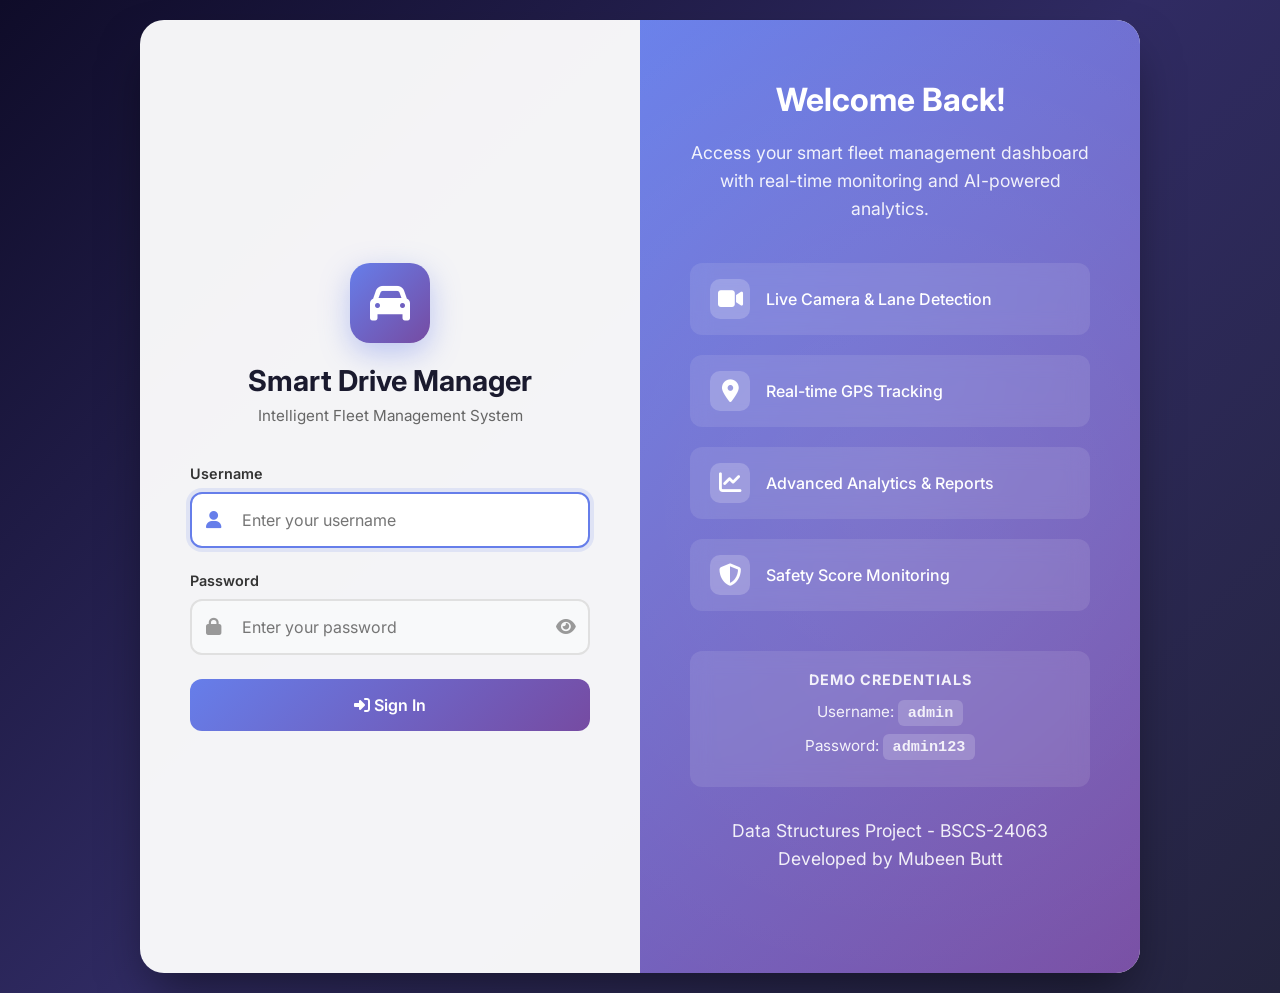
<file: test_sdm/smart-drive-manager/frontend/trips.html>
<!DOCTYPE html>
<html lang="en">
<head>
    <meta charset="UTF-8">
    <meta name="viewport" content="width=device-width, initial-scale=1.0">
    <title>Trip Management - Smart Drive</title>
    <link rel="stylesheet" href="style.css">
    <link rel="stylesheet" href="https://cdnjs.cloudflare.com/ajax/libs/font-awesome/6.4.0/css/all.min.css">
    <link href="https://fonts.googleapis.com/css2?family=Poppins:wght@300;400;500;600;700&display=swap" rel="stylesheet">
</head>
<body>
    <div style="padding: 30px;">
        <h1 style="color: white; margin-bottom: 30px;">
            <i class="fas fa-road"></i> Trip Management
        </h1>
        
        <div style="background: rgba(255,255,255,0.95); padding: 30px; border-radius: 20px;">
            <h2 style="color: var(--primary); margin-bottom: 20px;">Trip History</h2>
            <div id="tripList">
                <!-- Trips will be loaded here -->
            </div>
        </div>
    </div>
    
    <script>
        // Check authentication
        const sessionId = localStorage.getItem('session_id');
        if (!sessionId) {
            window.location.href = 'login.html';
        }
    </script>
</body>
</html>
</file>
<file: test_sdm/smart-drive-manager/frontend/style.css>
/* ============================================
   Smart Drive Manager - Modern Dashboard CSS
   Beautiful, Clean, Professional Design
   ============================================ */

/* ============================================
   1. CSS VARIABLES
   ============================================ */
:root {
    /* Primary Colors - Modern Blue/Purple Gradient */
    --primary-color: #6366f1;
    --primary-dark: #4f46e5;
    --primary-light: #818cf8;
    --primary-bg: rgba(99, 102, 241, 0.1);
    
    /* Secondary Colors */
    --secondary-color: #8b5cf6;
    --accent-color: #06b6d4;
    
    /* Status Colors */
    --success-color: #10b981;
    --success-bg: rgba(16, 185, 129, 0.1);
    --danger-color: #ef4444;
    --danger-bg: rgba(239, 68, 68, 0.1);
    --warning-color: #f59e0b;
    --warning-bg: rgba(245, 158, 11, 0.1);
    --info-color: #3b82f6;
    --info-bg: rgba(59, 130, 246, 0.1);
    
    /* Neutral Colors */
    --bg-primary: #f8fafc;
    --bg-secondary: #f1f5f9;
    --bg-card: #ffffff;
    --text-primary: #1e293b;
    --text-secondary: #64748b;
    --text-muted: #94a3b8;
    --border-color: #e2e8f0;
    --border-light: #f1f5f9;
    
    /* Shadows */
    --shadow-sm: 0 1px 2px 0 rgba(0, 0, 0, 0.05);
    --shadow-md: 0 4px 6px -1px rgba(0, 0, 0, 0.1), 0 2px 4px -1px rgba(0, 0, 0, 0.06);
    --shadow-lg: 0 10px 15px -3px rgba(0, 0, 0, 0.1), 0 4px 6px -2px rgba(0, 0, 0, 0.05);
    --shadow-xl: 0 20px 25px -5px rgba(0, 0, 0, 0.1), 0 10px 10px -5px rgba(0, 0, 0, 0.04);
    --shadow-card: 0 1px 3px rgba(0, 0, 0, 0.08), 0 1px 2px rgba(0, 0, 0, 0.06);
    --shadow-hover: 0 10px 40px -10px rgba(99, 102, 241, 0.3);
    
    /* Border Radius */
    --radius-sm: 6px;
    --radius-md: 10px;
    --radius-lg: 16px;
    --radius-xl: 24px;
    --radius-full: 9999px;
    
    /* Spacing */
    --spacing-xs: 4px;
    --spacing-sm: 8px;
    --spacing-md: 16px;
    --spacing-lg: 24px;
    --spacing-xl: 32px;
    --spacing-2xl: 48px;
    
    /* Transitions */
    --transition-fast: 150ms ease;
    --transition-base: 200ms ease;
    --transition-slow: 300ms ease;
    
    /* Sidebar */
    --sidebar-width: 280px;
    --sidebar-collapsed: 80px;
}

/* ============================================
   2. RESET & BASE STYLES
   ============================================ */
*, *::before, *::after {
    margin: 0;
    padding: 0;
    box-sizing: border-box;
}

html {
    scroll-behavior: smooth;
}

body {
    font-family: 'Inter', -apple-system, BlinkMacSystemFont, 'Segoe UI', Roboto, sans-serif;
    background: var(--bg-primary);
    color: var(--text-primary);
    line-height: 1.6;
    font-size: 14px;
    overflow: hidden;
    min-height: 100vh;
}

/* ============================================
   3. LAYOUT - APP CONTAINER
   ============================================ */
.app-container {
    display: grid;
    grid-template-columns: var(--sidebar-width) 1fr;
    height: 100vh;
    overflow: hidden;
}

.main-content {
    display: flex;
    flex-direction: column;
    overflow: hidden;
    background: var(--bg-primary);
}

.content-area {
    flex: 1;
    overflow-y: auto;
    padding: var(--spacing-lg);
    padding-right: calc(var(--spacing-lg) + 10px);
}

/* Custom Scrollbar */
.content-area::-webkit-scrollbar {
    width: 6px;
}

.content-area::-webkit-scrollbar-track {
    background: transparent;
}

.content-area::-webkit-scrollbar-thumb {
    background: var(--border-color);
    border-radius: var(--radius-full);
}

.content-area::-webkit-scrollbar-thumb:hover {
    background: var(--text-muted);
}

/* ============================================
   4. SIDEBAR
   ============================================ */
.sidebar {
    background: linear-gradient(180deg, #1e1b4b 0%, #312e81 100%);
    display: flex;
    flex-direction: column;
    transition: var(--transition-slow);
    overflow: hidden;
    position: relative;
}

.sidebar::before {
    content: '';
    position: absolute;
    top: 0;
    left: 0;
    right: 0;
    bottom: 0;
    background: url("data:image/svg+xml,%3Csvg width='60' height='60' viewBox='0 0 60 60' xmlns='http://www.w3.org/2000/svg'%3E%3Cg fill='none' fill-rule='evenodd'%3E%3Cg fill='%23ffffff' fill-opacity='0.03'%3E%3Cpath d='M36 34v-4h-2v4h-4v2h4v4h2v-4h4v-2h-4zm0-30V0h-2v4h-4v2h4v4h2V6h4V4h-4zM6 34v-4H4v4H0v2h4v4h2v-4h4v-2H6zM6 4V0H4v4H0v2h4v4h2V6h4V4H6z'/%3E%3C/g%3E%3C/g%3E%3C/svg%3E");
    pointer-events: none;
}

.sidebar-header {
    display: flex;
    align-items: center;
    justify-content: space-between;
    padding: var(--spacing-lg);
    border-bottom: 1px solid rgba(255, 255, 255, 0.1);
    position: relative;
    z-index: 1;
}

.logo {
    display: flex;
    align-items: center;
    gap: var(--spacing-md);
    color: white;
}

.logo i {
    font-size: 1.8rem;
    background: linear-gradient(135deg, var(--primary-light) 0%, var(--accent-color) 100%);
    -webkit-background-clip: text;
    -webkit-text-fill-color: transparent;
    background-clip: text;
}

.logo span {
    font-size: 1.25rem;
    font-weight: 700;
    letter-spacing: -0.5px;
}

.menu-toggle {
    display: none;
    background: rgba(255, 255, 255, 0.1);
    border: none;
    width: 40px;
    height: 40px;
    border-radius: var(--radius-md);
    color: white;
    cursor: pointer;
    transition: var(--transition-fast);
}

.menu-toggle:hover {
    background: rgba(255, 255, 255, 0.2);
}

/* User Profile */
.user-profile {
    display: flex;
    align-items: center;
    gap: var(--spacing-md);
    padding: var(--spacing-lg);
    margin: var(--spacing-md);
    background: rgba(255, 255, 255, 0.08);
    border-radius: var(--radius-lg);
    position: relative;
    z-index: 1;
    backdrop-filter: blur(10px);
}

.avatar {
    width: 48px;
    height: 48px;
    border-radius: var(--radius-lg);
    background: linear-gradient(135deg, var(--primary-color) 0%, var(--secondary-color) 100%);
    color: white;
    display: flex;
    align-items: center;
    justify-content: center;
    font-weight: 700;
    font-size: 1rem;
    flex-shrink: 0;
    box-shadow: 0 4px 12px rgba(99, 102, 241, 0.4);
}

.user-info {
    flex: 1;
    min-width: 0;
}

.user-info h3 {
    color: white;
    font-size: 0.95rem;
    font-weight: 600;
    margin-bottom: 2px;
    white-space: nowrap;
    overflow: hidden;
    text-overflow: ellipsis;
}

.user-info p {
    color: rgba(255, 255, 255, 0.6);
    font-size: 0.8rem;
    margin: 0;
}

/* Navigation Menu */
.nav-menu {
    list-style: none;
    flex: 1;
    padding: var(--spacing-md);
    overflow-y: auto;
    position: relative;
    z-index: 1;
}

.nav-item {
    display: flex;
    align-items: center;
    gap: var(--spacing-md);
    padding: var(--spacing-md) var(--spacing-lg);
    margin-bottom: var(--spacing-xs);
    border-radius: var(--radius-md);
    color: rgba(255, 255, 255, 0.7);
    cursor: pointer;
    transition: var(--transition-fast);
    font-weight: 500;
    font-size: 0.9rem;
}

.nav-item:hover {
    background: rgba(255, 255, 255, 0.1);
    color: white;
}

.nav-item.active {
    background: linear-gradient(135deg, var(--primary-color) 0%, var(--secondary-color) 100%);
    color: white;
    box-shadow: 0 4px 15px rgba(99, 102, 241, 0.4);
}

.nav-item i {
    width: 20px;
    font-size: 1.1rem;
    text-align: center;
    flex-shrink: 0;
}

/* Sidebar Footer */
.sidebar-footer {
    padding: var(--spacing-lg);
    border-top: 1px solid rgba(255, 255, 255, 0.1);
    position: relative;
    z-index: 1;
}

.server-status {
    display: flex;
    align-items: center;
    gap: var(--spacing-sm);
    padding: var(--spacing-sm) 0;
    font-size: 0.85rem;
    color: rgba(255, 255, 255, 0.6);
}

.status-dot {
    width: 8px;
    height: 8px;
    border-radius: var(--radius-full);
    background: var(--danger-color);
    transition: var(--transition-base);
}

.status-dot.connected {
    background: var(--success-color);
    box-shadow: 0 0 10px var(--success-color);
    animation: pulse-dot 2s infinite;
}

@keyframes pulse-dot {
    0%, 100% { opacity: 1; }
    50% { opacity: 0.5; }
}

/* Logout Button */
.btn-logout {
    width: 100%;
    padding: var(--spacing-md);
    background: rgba(239, 68, 68, 0.2);
    color: #fca5a5;
    border: 1px solid rgba(239, 68, 68, 0.3);
    border-radius: var(--radius-md);
    cursor: pointer;
    font-weight: 600;
    font-size: 0.9rem;
    transition: var(--transition-fast);
    display: flex;
    align-items: center;
    justify-content: center;
    gap: var(--spacing-sm);
    font-family: inherit;
}

.btn-logout:hover {
    background: rgba(239, 68, 68, 0.3);
    border-color: rgba(239, 68, 68, 0.5);
    transform: translateY(-1px);
}

/* ============================================
   5. TOP BAR
   ============================================ */
.top-bar {
    display: flex;
    justify-content: space-between;
    align-items: center;
    padding: var(--spacing-lg) var(--spacing-xl);
    background: var(--bg-card);
    border-bottom: 1px solid var(--border-color);
    flex-shrink: 0;
}

.page-title h1 {
    font-size: 1.5rem;
    font-weight: 700;
    color: var(--text-primary);
    margin-bottom: 2px;
}

.page-title p {
    font-size: 0.85rem;
    color: var(--text-secondary);
    margin: 0;
}

.quick-stats {
    display: flex;
    gap: var(--spacing-md);
    align-items: center;
}

.stat-item {
    display: flex;
    align-items: center;
    gap: var(--spacing-sm);
    padding: var(--spacing-sm) var(--spacing-md);
    background: var(--bg-secondary);
    border-radius: var(--radius-md);
    transition: var(--transition-fast);
}

.stat-item:hover {
    background: var(--primary-bg);
}

.stat-item i {
    font-size: 1.1rem;
    color: var(--primary-color);
}

.stat-value {
    font-size: 1.1rem;
    font-weight: 700;
    color: var(--text-primary);
}

.stat-label {
    font-size: 0.75rem;
    color: var(--text-secondary);
    text-transform: uppercase;
    letter-spacing: 0.5px;
}

.stat-item.trip-status {
    background: var(--success-bg);
}

.stat-item.trip-status i {
    color: var(--success-color);
}

/* ============================================
   6. CARDS
   ============================================ */
.card {
    background: var(--bg-card);
    border-radius: var(--radius-lg);
    box-shadow: var(--shadow-card);
    overflow: hidden;
    transition: var(--transition-base);
    border: 1px solid var(--border-light);
}

.card:hover {
    box-shadow: var(--shadow-lg);
    transform: translateY(-2px);
}

.card-wide {
    grid-column: span 2;
}

.card-header {
    display: flex;
    justify-content: space-between;
    align-items: center;
    padding: var(--spacing-lg);
    border-bottom: 1px solid var(--border-light);
    background: linear-gradient(180deg, var(--bg-card) 0%, var(--bg-secondary) 100%);
}

.card-header h3 {
    font-size: 1rem;
    font-weight: 600;
    color: var(--text-primary);
    display: flex;
    align-items: center;
    gap: var(--spacing-sm);
    margin: 0;
}

.card-header h3 i {
    color: var(--primary-color);
    font-size: 1.1rem;
}

.card-actions {
    display: flex;
    gap: var(--spacing-sm);
    align-items: center;
}

.card-body {
    padding: var(--spacing-lg);
}

/* ============================================
   7. BUTTONS
   ============================================ */
.btn {
    display: inline-flex;
    align-items: center;
    justify-content: center;
    gap: var(--spacing-sm);
    padding: var(--spacing-sm) var(--spacing-md);
    border: none;
    border-radius: var(--radius-md);
    font-family: inherit;
    font-size: 0.875rem;
    font-weight: 600;
    cursor: pointer;
    transition: var(--transition-fast);
    text-decoration: none;
    white-space: nowrap;
}

.btn:hover {
    transform: translateY(-1px);
}

.btn:active {
    transform: translateY(0);
}

.btn-primary {
    background: linear-gradient(135deg, var(--primary-color) 0%, var(--primary-dark) 100%);
    color: white;
    box-shadow: 0 2px 8px rgba(99, 102, 241, 0.3);
}

.btn-primary:hover {
    box-shadow: 0 4px 12px rgba(99, 102, 241, 0.4);
}

.btn-secondary {
    background: var(--bg-secondary);
    color: var(--text-primary);
    border: 1px solid var(--border-color);
}

.btn-secondary:hover {
    background: var(--border-color);
}

.btn-success {
    background: linear-gradient(135deg, var(--success-color) 0%, #059669 100%);
    color: white;
    box-shadow: 0 2px 8px rgba(16, 185, 129, 0.3);
}

.btn-success:hover {
    box-shadow: 0 4px 12px rgba(16, 185, 129, 0.4);
}

.btn-danger {
    background: linear-gradient(135deg, var(--danger-color) 0%, #dc2626 100%);
    color: white;
    box-shadow: 0 2px 8px rgba(239, 68, 68, 0.3);
}

.btn-danger:hover {
    box-shadow: 0 4px 12px rgba(239, 68, 68, 0.4);
}

.btn-warning {
    background: linear-gradient(135deg, var(--warning-color) 0%, #d97706 100%);
    color: white;
    box-shadow: 0 2px 8px rgba(245, 158, 11, 0.3);
}

.btn-info {
    background: linear-gradient(135deg, var(--info-color) 0%, #2563eb 100%);
    color: white;
    box-shadow: 0 2px 8px rgba(59, 130, 246, 0.3);
}

.btn-sm {
    padding: 6px var(--spacing-sm);
    font-size: 0.8rem;
}

.btn-lg {
    padding: var(--spacing-md) var(--spacing-xl);
    font-size: 1rem;
}

.btn-group {
    display: flex;
    gap: var(--spacing-sm);
    flex-wrap: wrap;
}

.btn-group-vertical {
    display: flex;
    flex-direction: column;
    gap: var(--spacing-sm);
}

.btn[disabled] {
    opacity: 0.5;
    cursor: not-allowed;
    transform: none !important;
}

/* ============================================
   8. FORMS
   ============================================ */
.form-group {
    margin-bottom: var(--spacing-md);
}

.form-group label {
    display: block;
    margin-bottom: var(--spacing-sm);
    font-weight: 600;
    color: var(--text-primary);
    font-size: 0.875rem;
}

.form-control {
    width: 100%;
    padding: var(--spacing-sm) var(--spacing-md);
    border: 1px solid var(--border-color);
    border-radius: var(--radius-md);
    font-family: inherit;
    font-size: 0.875rem;
    transition: var(--transition-fast);
    background: var(--bg-card);
    color: var(--text-primary);
}

.form-control:focus {
    outline: none;
    border-color: var(--primary-color);
    box-shadow: 0 0 0 3px var(--primary-bg);
}

.form-select {
    width: 100%;
    padding: var(--spacing-sm) var(--spacing-md);
    border: 1px solid var(--border-color);
    border-radius: var(--radius-md);
    font-family: inherit;
    font-size: 0.875rem;
    background: var(--bg-card);
    cursor: pointer;
    transition: var(--transition-fast);
}

.form-select:focus {
    outline: none;
    border-color: var(--primary-color);
    box-shadow: 0 0 0 3px var(--primary-bg);
}

.form-select-sm {
    padding: 6px var(--spacing-sm);
    font-size: 0.8rem;
}

/* ============================================
   9. DASHBOARD GRIDS
   ============================================ */
.dashboard-grid {
    display: grid;
    grid-template-columns: repeat(auto-fit, minmax(350px, 1fr));
    gap: var(--spacing-lg);
}

.dashboard-stats {
    display: grid;
    grid-template-columns: repeat(auto-fit, minmax(200px, 1fr));
    gap: var(--spacing-md);
    margin-bottom: var(--spacing-lg);
}

.live-data-grid {
    display: grid;
    grid-template-columns: repeat(auto-fit, minmax(300px, 1fr));
    gap: var(--spacing-lg);
}

.stats-grid {
    display: grid;
    grid-template-columns: repeat(auto-fit, minmax(160px, 1fr));
    gap: var(--spacing-md);
}

.reports-grid {
    display: grid;
    grid-template-columns: repeat(auto-fit, minmax(300px, 1fr));
    gap: var(--spacing-lg);
}

.metrics-grid {
    display: grid;
    grid-template-columns: repeat(auto-fit, minmax(280px, 1fr));
    gap: var(--spacing-lg);
}

/* ============================================
   10. STAT CARDS
   ============================================ */
.stat-card {
    display: flex;
    align-items: center;
    gap: var(--spacing-md);
    padding: var(--spacing-lg);
    background: var(--bg-card);
    border-radius: var(--radius-lg);
    box-shadow: var(--shadow-card);
    border: 1px solid var(--border-light);
    transition: var(--transition-base);
}

.stat-card:hover {
    transform: translateY(-3px);
    box-shadow: var(--shadow-hover);
}

.stat-card i {
    width: 48px;
    height: 48px;
    display: flex;
    align-items: center;
    justify-content: center;
    font-size: 1.25rem;
    background: var(--primary-bg);
    color: var(--primary-color);
    border-radius: var(--radius-md);
    flex-shrink: 0;
}

.stat-content h4 {
    font-size: 1.5rem;
    font-weight: 700;
    color: var(--text-primary);
    margin: 0;
    line-height: 1.2;
}

.stat-content p {
    font-size: 0.8rem;
    color: var(--text-secondary);
    margin: 4px 0 0 0;
}

/* ============================================
   11. VIDEO & CAMERA FEED
   ============================================ */
.video-container,
.vision-container {
    position: relative;
    width: 100%;
    background: linear-gradient(135deg, #1e1b4b 0%, #312e81 100%);
    border-radius: var(--radius-lg);
    overflow: hidden;
    min-height: 350px;
    display: flex;
    align-items: center;
    justify-content: center;
    aspect-ratio: 4/3;
}

.video-feed,
.vision-feed {
    width: 100%;
    height: auto;
    max-height: 500px;
    object-fit: contain;
    display: block;
}

.video-placeholder,
.vision-placeholder {
    display: flex;
    flex-direction: column;
    align-items: center;
    justify-content: center;
    color: rgba(255, 255, 255, 0.5);
    padding: var(--spacing-2xl);
    text-align: center;
}

.video-placeholder i,
.vision-placeholder i {
    font-size: 3.5rem;
    margin-bottom: var(--spacing-md);
    opacity: 0.4;
}

.video-placeholder p,
.vision-placeholder p {
    font-size: 1rem;
    margin: 4px 0;
}

.video-placeholder .small,
.vision-placeholder .small {
    font-size: 0.85rem;
    opacity: 0.6;
}

.video-overlay,
.vision-overlay {
    position: absolute;
    top: 0;
    left: 0;
    width: 100%;
    height: 100%;
    pointer-events: none;
}

.fps-counter,
.fps-display {
    position: absolute;
    top: var(--spacing-md);
    right: var(--spacing-md);
    background: rgba(0, 0, 0, 0.7);
    color: var(--success-color);
    padding: 6px var(--spacing-sm);
    border-radius: var(--radius-sm);
    font-size: 0.8rem;
    font-weight: 600;
    font-family: 'Monaco', 'Courier New', monospace;
    z-index: 10;
}

.timestamp {
    position: absolute;
    bottom: var(--spacing-md);
    left: var(--spacing-md);
    background: rgba(0, 0, 0, 0.7);
    color: white;
    padding: 6px var(--spacing-sm);
    border-radius: var(--radius-sm);
    font-size: 0.75rem;
    z-index: 10;
}

/* ============================================
   12. STATUS BADGES
   ============================================ */
.status-badge {
    display: inline-flex;
    align-items: center;
    gap: 4px;
    padding: 4px var(--spacing-sm);
    border-radius: var(--radius-full);
    font-size: 0.75rem;
    font-weight: 600;
    text-transform: uppercase;
    letter-spacing: 0.5px;
    background: var(--bg-secondary);
    color: var(--text-secondary);
}

.status-badge.success {
    background: var(--success-bg);
    color: var(--success-color);
}

.status-badge.warning {
    background: var(--warning-bg);
    color: var(--warning-color);
}

.status-badge.danger {
    background: var(--danger-bg);
    color: var(--danger-color);
}

.badge {
    display: inline-block;
    padding: 4px var(--spacing-sm);
    border-radius: var(--radius-full);
    font-size: 0.7rem;
    font-weight: 600;
    text-transform: uppercase;
}

.badge.success {
    background: var(--success-bg);
    color: var(--success-color);
}

.badge.warning {
    background: var(--warning-bg);
    color: var(--warning-color);
}

.badge.danger {
    background: var(--danger-bg);
    color: var(--danger-color);
}

.badge.info {
    background: var(--primary-bg);
    color: var(--primary-color);
}

/* ============================================
   13. TABLES
   ============================================ */
.table-responsive {
    overflow-x: auto;
    -webkit-overflow-scrolling: touch;
}

.data-table {
    width: 100%;
    border-collapse: collapse;
}

.data-table thead {
    background: linear-gradient(180deg, var(--bg-secondary) 0%, var(--bg-primary) 100%);
}

.data-table th {
    padding: var(--spacing-md);
    text-align: left;
    font-weight: 600;
    font-size: 0.8rem;
    text-transform: uppercase;
    letter-spacing: 0.5px;
    color: var(--text-secondary);
    border-bottom: 2px solid var(--border-color);
}

.data-table td {
    padding: var(--spacing-md);
    border-bottom: 1px solid var(--border-light);
    color: var(--text-primary);
    font-size: 0.875rem;
}

.data-table tbody tr {
    transition: var(--transition-fast);
}

.data-table tbody tr:hover {
    background: var(--primary-bg);
}

/* ============================================
   14. SPEEDOMETER
   ============================================ */
.speedometer-container {
    position: relative;
    display: flex;
    justify-content: center;
    align-items: center;
    padding: var(--spacing-lg) 0;
    min-height: 280px;
}

.speed-display {
    position: absolute;
    top: 50%;
    left: 50%;
    transform: translate(-50%, -50%);
    text-align: center;
    z-index: 10;
    pointer-events: none;
}

.speed-display span:first-child,
.speed-display #speedValue {
    font-size: 2.8rem;
    font-weight: 800;
    color: var(--primary-color);
    display: block;
    line-height: 1;
    text-shadow: 0 2px 4px rgba(0, 0, 0, 0.1);
}

.speed-display .unit {
    font-size: 1rem;
    color: var(--text-secondary);
    font-weight: 600;
    margin-top: 4px;
    display: block;
}

.speed-stats {
    display: flex;
    justify-content: center;
    gap: var(--spacing-xl);
    padding-top: var(--spacing-md);
    border-top: 1px solid var(--border-light);
    margin-top: var(--spacing-md);
}

.speed-stats .stat {
    text-align: center;
}

.speed-stats .label {
    display: block;
    font-size: 0.75rem;
    color: var(--text-secondary);
    text-transform: uppercase;
    letter-spacing: 0.5px;
    margin-bottom: 4px;
}

.speed-stats .value {
    display: block;
    font-size: 1.2rem;
    font-weight: 700;
    color: var(--primary-color);
}

/* ============================================
   15. GPS DISPLAY
   ============================================ */
.gps-display {
    display: flex;
    flex-direction: column;
    gap: var(--spacing-md);
}

.coordinates {
    display: grid;
    grid-template-columns: 1fr 1fr;
    gap: var(--spacing-md);
}

.coord {
    padding: var(--spacing-lg);
    background: linear-gradient(135deg, var(--primary-bg) 0%, rgba(139, 92, 246, 0.1) 100%);
    border-radius: var(--radius-md);
    text-align: center;
    border: 1px solid var(--border-light);
}

.coord .label {
    display: block;
    font-size: 0.75rem;
    color: var(--text-secondary);
    text-transform: uppercase;
    letter-spacing: 0.5px;
    margin-bottom: var(--spacing-sm);
}

.coord .value {
    display: block;
    font-size: 1.1rem;
    font-weight: 700;
    color: var(--primary-color);
    font-family: 'Monaco', 'Courier New', monospace;
}

.map-placeholder {
    height: 200px;
    background: linear-gradient(135deg, var(--bg-secondary) 0%, var(--border-light) 100%);
    border-radius: var(--radius-md);
    display: flex;
    flex-direction: column;
    align-items: center;
    justify-content: center;
    color: var(--text-muted);
    border: 2px dashed var(--border-color);
}

.map-placeholder i {
    font-size: 2.5rem;
    margin-bottom: var(--spacing-sm);
    opacity: 0.4;
}

/* ============================================
   16. SAFETY EVENTS
   ============================================ */
.safety-events {
    display: flex;
    flex-direction: column;
    gap: var(--spacing-sm);
}

.event-item {
    display: flex;
    align-items: center;
    gap: var(--spacing-md);
    padding: var(--spacing-md);
    background: var(--bg-secondary);
    border-radius: var(--radius-md);
    transition: var(--transition-fast);
    border-left: 3px solid var(--primary-color);
}

.event-item:hover {
    background: var(--primary-bg);
    transform: translateX(4px);
}

.event-item i {
    font-size: 1.25rem;
    color: var(--primary-color);
    width: 36px;
    height: 36px;
    display: flex;
    align-items: center;
    justify-content: center;
    background: var(--primary-bg);
    border-radius: var(--radius-sm);
}

.event-item div {
    flex: 1;
    display: flex;
    justify-content: space-between;
    align-items: center;
}

.event-label {
    font-size: 0.875rem;
    color: var(--text-secondary);
    font-weight: 500;
}

.event-count {
    font-size: 1.25rem;
    font-weight: 700;
    color: var(--primary-color);
}

/* ============================================
   17. TRIP CONTROLS
   ============================================ */
.trip-controls {
    display: flex;
    flex-direction: column;
    gap: var(--spacing-lg);
}

.vehicle-select {
    display: flex;
    flex-direction: column;
    gap: var(--spacing-sm);
}

.vehicle-select label {
    font-weight: 600;
    color: var(--text-primary);
    font-size: 0.875rem;
}

.current-trip {
    padding: var(--spacing-md);
    background: linear-gradient(135deg, var(--success-bg) 0%, rgba(5, 150, 105, 0.1) 100%);
    border-radius: var(--radius-md);
    border-left: 4px solid var(--success-color);
}

.current-trip h4 {
    color: var(--success-color);
    font-size: 0.9rem;
    margin: 0 0 var(--spacing-sm) 0;
    display: flex;
    align-items: center;
    gap: var(--spacing-sm);
}

.current-trip h4::before {
    content: '';
    width: 8px;
    height: 8px;
    background: var(--success-color);
    border-radius: 50%;
    animation: pulse-dot 1.5s infinite;
}

.current-trip p {
    margin: 4px 0;
    font-size: 0.875rem;
    color: var(--text-secondary);
}

.current-trip span {
    font-weight: 600;
    color: var(--text-primary);
}

/* ============================================
   18. TOASTS
   ============================================ */
.toast-container {
    position: fixed;
    top: var(--spacing-lg);
    right: var(--spacing-lg);
    z-index: 9999;
    display: flex;
    flex-direction: column;
    gap: var(--spacing-sm);
}

.toast {
    display: flex;
    align-items: center;
    gap: var(--spacing-md);
    padding: var(--spacing-md) var(--spacing-lg);
    background: var(--bg-card);
    border-radius: var(--radius-md);
    box-shadow: var(--shadow-xl);
    border-left: 4px solid var(--info-color);
    animation: slideInRight 0.3s ease;
    min-width: 300px;
    max-width: 450px;
}

.toast.success {
    border-left-color: var(--success-color);
}

.toast.success i {
    color: var(--success-color);
}

.toast.error {
    border-left-color: var(--danger-color);
}

.toast.error i {
    color: var(--danger-color);
}

.toast.warning {
    border-left-color: var(--warning-color);
}

.toast.warning i {
    color: var(--warning-color);
}

.toast i {
    font-size: 1.25rem;
    color: var(--info-color);
}

.toast span {
    flex: 1;
    font-size: 0.9rem;
    color: var(--text-primary);
}

@keyframes slideInRight {
    from { transform: translateX(100%); opacity: 0; }
    to { transform: translateX(0); opacity: 1; }
}

/* ============================================
   19. MODALS
   ============================================ */
.modal {
    display: none;
    position: fixed;
    top: 0;
    left: 0;
    width: 100%;
    height: 100%;
    background: rgba(15, 23, 42, 0.7);
    z-index: 10000;
    justify-content: center;
    align-items: center;
    backdrop-filter: blur(4px);
}

.modal.active {
    display: flex;
}

.modal-content {
    background: var(--bg-card);
    border-radius: var(--radius-xl);
    width: 90%;
    max-width: 500px;
    max-height: 90vh;
    overflow-y: auto;
    box-shadow: var(--shadow-xl);
    animation: modalSlideUp 0.3s ease;
}

@keyframes modalSlideUp {
    from { transform: translateY(30px); opacity: 0; }
    to { transform: translateY(0); opacity: 1; }
}

.modal-header {
    display: flex;
    justify-content: space-between;
    align-items: center;
    padding: var(--spacing-lg);
    border-bottom: 1px solid var(--border-light);
}

.modal-header h3 {
    font-size: 1.1rem;
    font-weight: 600;
    color: var(--text-primary);
    margin: 0;
}

.modal-body {
    padding: var(--spacing-lg);
}

.modal-footer {
    display: flex;
    justify-content: flex-end;
    gap: var(--spacing-sm);
    padding: var(--spacing-lg);
    border-top: 1px solid var(--border-light);
}

.close {
    width: 32px;
    height: 32px;
    display: flex;
    align-items: center;
    justify-content: center;
    background: var(--bg-secondary);
    border: none;
    border-radius: var(--radius-full);
    cursor: pointer;
    color: var(--text-secondary);
    font-size: 1.2rem;
    transition: var(--transition-fast);
}

.close:hover {
    background: var(--danger-bg);
    color: var(--danger-color);
}

/* ============================================
   20. LOADING SPINNER
   ============================================ */
.loading-spinner {
    position: fixed;
    top: 0;
    left: 0;
    width: 100%;
    height: 100%;
    background: rgba(15, 23, 42, 0.8);
    display: none;
    justify-content: center;
    align-items: center;
    flex-direction: column;
    z-index: 99999;
    backdrop-filter: blur(4px);
}

.loading-spinner.active {
    display: flex;
}

.loading-spinner .spinner {
    width: 48px;
    height: 48px;
    border: 4px solid rgba(255, 255, 255, 0.2);
    border-top-color: var(--primary-color);
    border-radius: 50%;
    animation: spin 0.8s linear infinite;
    margin-bottom: var(--spacing-md);
}

.loading-spinner p {
    color: white;
    font-size: 1rem;
    font-weight: 500;
}

@keyframes spin {
    to { transform: rotate(360deg); }
}

/* Spinner for loading states */
.fa-spin {
    animation: spin 1s linear infinite;
}

/* Video feed placeholder improvements */
.video-feed[src=""],
.vision-feed[src=""] {
    background: linear-gradient(135deg, #1e1b4b 0%, #312e81 100%);
}

/* ============================================
   21. ALERTS PANEL
   ============================================ */
.alerts-panel {
    position: fixed;
    right: -380px;
    top: 0;
    width: 380px;
    height: 100vh;
    background: var(--bg-card);
    box-shadow: -5px 0 25px rgba(0, 0, 0, 0.1);
    transition: var(--transition-slow);
    z-index: 1000;
    display: flex;
    flex-direction: column;
}

.alerts-panel.active {
    right: 0;
}

.alerts-header {
    display: flex;
    justify-content: space-between;
    align-items: center;
    padding: var(--spacing-lg);
    background: linear-gradient(135deg, var(--primary-color) 0%, var(--secondary-color) 100%);
    color: white;
}

.alerts-header h3 {
    font-size: 1rem;
    font-weight: 600;
    margin: 0;
    display: flex;
    align-items: center;
    gap: var(--spacing-sm);
}

.btn-clear {
    padding: 6px var(--spacing-sm);
    background: rgba(255, 255, 255, 0.2);
    border: none;
    border-radius: var(--radius-sm);
    color: white;
    font-size: 0.8rem;
    cursor: pointer;
    transition: var(--transition-fast);
}

.btn-clear:hover {
    background: rgba(255, 255, 255, 0.3);
}

.alerts-list {
    flex: 1;
    overflow-y: auto;
    padding: var(--spacing-md);
}

.alert-item {
    display: flex;
    gap: var(--spacing-md);
    padding: var(--spacing-md);
    margin-bottom: var(--spacing-sm);
    border-radius: var(--radius-md);
    border-left: 4px solid var(--info-color);
    background: var(--bg-secondary);
    transition: var(--transition-fast);
}

.alert-item:hover {
    background: var(--primary-bg);
}

.alert-item.success {
    border-left-color: var(--success-color);
}

.alert-item.warning {
    border-left-color: var(--warning-color);
}

.alert-item.danger {
    border-left-color: var(--danger-color);
}

.alert-item i {
    font-size: 1.1rem;
    margin-top: 2px;
}

.alert-item.success i { color: var(--success-color); }
.alert-item.warning i { color: var(--warning-color); }
.alert-item.danger i { color: var(--danger-color); }

.alert-content {
    flex: 1;
}

.alert-content strong {
    display: block;
    font-size: 0.875rem;
    color: var(--text-primary);
    margin-bottom: 4px;
}

.alert-content p {
    font-size: 0.8rem;
    color: var(--text-secondary);
    margin: 0;
}

.alert-time {
    font-size: 0.7rem;
    color: var(--text-muted);
    white-space: nowrap;
}

/* ============================================
   22. EMPTY STATE
   ============================================ */
.empty-state {
    text-align: center;
    padding: var(--spacing-2xl);
    color: var(--text-secondary);
}

.empty-state i {
    font-size: 4rem;
    color: var(--text-muted);
    opacity: 0.3;
    margin-bottom: var(--spacing-md);
}

.empty-state h3 {
    font-size: 1.25rem;
    color: var(--text-primary);
    margin-bottom: var(--spacing-sm);
}

.empty-state p {
    font-size: 0.9rem;
    margin-bottom: var(--spacing-lg);
}

/* ============================================
   23. METRIC CARDS
   ============================================ */
.metric-card {
    background: var(--bg-secondary);
    border-radius: var(--radius-md);
    padding: var(--spacing-lg);
    border-left: 4px solid var(--primary-color);
}

.metric-header {
    display: flex;
    align-items: center;
    gap: var(--spacing-sm);
    margin-bottom: var(--spacing-md);
    color: var(--primary-color);
}

.metric-header h4 {
    font-size: 0.95rem;
    font-weight: 600;
    margin: 0;
}

.metric-body {
    display: flex;
    flex-direction: column;
    gap: var(--spacing-sm);
}

.metric-item {
    display: flex;
    justify-content: space-between;
    padding: var(--spacing-sm);
    background: var(--bg-card);
    border-radius: var(--radius-sm);
    font-size: 0.85rem;
}

.metric-item span {
    color: var(--text-secondary);
}

.metric-item strong {
    color: var(--text-primary);
    font-weight: 600;
}

/* ============================================
   24. INFO ITEMS
   ============================================ */
.info-item {
    display: flex;
    justify-content: space-between;
    padding: var(--spacing-md);
    background: var(--bg-secondary);
    border-radius: var(--radius-sm);
    margin-bottom: var(--spacing-sm);
}

.info-item .label {
    font-weight: 500;
    color: var(--text-secondary);
    font-size: 0.85rem;
}

.info-item .value {
    font-weight: 600;
    color: var(--primary-color);
    font-size: 0.85rem;
}

.info-item .value.connected {
    color: var(--success-color);
}

/* ============================================
   25. RESPONSIVE DESIGN
   ============================================ */
@media (max-width: 1024px) {
    .app-container {
        grid-template-columns: 1fr;
    }

    .sidebar {
        position: fixed;
        left: -100%;
        top: 0;
        height: 100vh;
        width: var(--sidebar-width);
        z-index: 2000;
        transition: left var(--transition-slow);
    }

    .sidebar.active {
        left: 0;
    }

    .menu-toggle {
        display: flex;
    }

    .top-bar {
        flex-direction: column;
        gap: var(--spacing-md);
        align-items: flex-start;
    }

    .quick-stats {
        width: 100%;
        flex-wrap: wrap;
    }

    .dashboard-grid {
        grid-template-columns: 1fr;
    }

    .card-wide {
        grid-column: span 1;
    }

    .alerts-panel {
        width: 100%;
        right: -100%;
    }
}

@media (max-width: 640px) {
    .content-area {
        padding: var(--spacing-md);
    }

    .top-bar {
        padding: var(--spacing-md);
    }

    .page-title h1 {
        font-size: 1.25rem;
    }

    .stat-item {
        flex: 1 1 calc(50% - var(--spacing-sm));
    }

    .coordinates {
        grid-template-columns: 1fr;
    }

    .toast {
        min-width: auto;
        max-width: calc(100vw - 2 * var(--spacing-lg));
    }
}

/* ============================================
   26. SWITCH TOGGLE
   ============================================ */
.switch {
    position: relative;
    display: inline-block;
    width: 48px;
    height: 24px;
}

.switch input {
    opacity: 0;
    width: 0;
    height: 0;
}

.slider {
    position: absolute;
    cursor: pointer;
    top: 0;
    left: 0;
    right: 0;
    bottom: 0;
    background-color: var(--border-color);
    transition: var(--transition-base);
    border-radius: var(--radius-full);
}

.slider:before {
    position: absolute;
    content: "";
    height: 18px;
    width: 18px;
    left: 3px;
    bottom: 3px;
    background-color: white;
    transition: var(--transition-base);
    border-radius: 50%;
    box-shadow: var(--shadow-sm);
}

.switch input:checked + .slider {
    background: linear-gradient(135deg, var(--primary-color) 0%, var(--secondary-color) 100%);
}

.switch input:checked + .slider:before {
    transform: translateX(24px);
}

/* ============================================
   27. PAGE HEADER
   ============================================ */
.page-header {
    margin-bottom: var(--spacing-xl);
}

.page-header h2 {
    font-size: 1.5rem;
    font-weight: 700;
    color: var(--text-primary);
    margin-bottom: var(--spacing-sm);
    display: flex;
    align-items: center;
    gap: var(--spacing-sm);
}

.page-header h2 i {
    color: var(--primary-color);
}

.page-header p {
    color: var(--text-secondary);
    font-size: 0.95rem;
}

/* ============================================
   28. SETTINGS GRID
   ============================================ */
.settings-grid {
    display: grid;
    grid-template-columns: repeat(auto-fit, minmax(350px, 1fr));
    gap: var(--spacing-lg);
}

.notification-item {
    display: flex;
    justify-content: space-between;
    align-items: center;
    padding: var(--spacing-md);
    background: var(--bg-secondary);
    border-radius: var(--radius-md);
    margin-bottom: var(--spacing-sm);
}

.notification-info h5 {
    font-size: 0.9rem;
    font-weight: 600;
    color: var(--text-primary);
    margin: 0 0 4px 0;
}

.notification-info p {
    font-size: 0.8rem;
    color: var(--text-secondary);
    margin: 0;
}

/* ============================================
   29. REPORT OPTIONS
   ============================================ */
.report-options {
    display: grid;
    grid-template-columns: repeat(auto-fit, minmax(200px, 1fr));
    gap: var(--spacing-md);
}

.report-option {
    padding: var(--spacing-lg);
    background: var(--bg-secondary);
    border-radius: var(--radius-md);
    text-align: center;
    transition: var(--transition-fast);
    border: 1px solid var(--border-light);
}

.report-option:hover {
    background: var(--primary-bg);
    border-color: var(--primary-color);
}

.report-option h4 {
    font-size: 1rem;
    font-weight: 600;
    color: var(--text-primary);
    margin: 0 0 var(--spacing-sm) 0;
}

.report-option p {
    font-size: 0.8rem;
    color: var(--text-secondary);
    margin: 0 0 var(--spacing-md) 0;
}

/* ============================================
   30. VEHICLE CARD
   ============================================ */
.vehicle-card {
    background: var(--bg-card);
    border-radius: var(--radius-lg);
    padding: var(--spacing-lg);
    border: 1px solid var(--border-light);
    transition: var(--transition-base);
}

.vehicle-card:hover {
    box-shadow: var(--shadow-lg);
    border-color: var(--primary-color);
}

.vehicle-header {
    display: flex;
    justify-content: space-between;
    align-items: center;
    margin-bottom: var(--spacing-md);
}

.vehicle-header h4 {
    font-size: 1rem;
    font-weight: 600;
    color: var(--text-primary);
    margin: 0;
}

.vehicle-details {
    margin-bottom: var(--spacing-md);
}

.vehicle-details p {
    font-size: 0.85rem;
    color: var(--text-secondary);
    margin: var(--spacing-xs) 0;
}

.vehicle-details strong {
    color: var(--text-primary);
}

.vehicle-actions {
    padding-top: var(--spacing-md);
    border-top: 1px solid var(--border-light);
}

/* ============================================
   31. SYSTEM INFO GRID
   ============================================ */
.system-info-grid {
    display: grid;
    grid-template-columns: repeat(auto-fit, minmax(200px, 1fr));
    gap: var(--spacing-sm);
}

.system-actions {
    display: flex;
    flex-wrap: wrap;
    gap: var(--spacing-sm);
    margin-top: var(--spacing-lg);
}

/* ============================================
   32. HELP LINKS
   ============================================ */
.help-links {
    display: flex;
    flex-direction: column;
    gap: var(--spacing-md);
}

.help-link {
    display: flex;
    align-items: center;
    gap: var(--spacing-md);
    padding: var(--spacing-lg);
    background: var(--bg-secondary);
    border-radius: var(--radius-md);
    text-decoration: none;
    color: var(--text-primary);
    transition: var(--transition-fast);
    border: 1px solid var(--border-light);
}

.help-link:hover {
    background: var(--primary-bg);
    border-color: var(--primary-color);
    transform: translateX(4px);
}

.help-link i {
    font-size: 1.5rem;
    color: var(--primary-color);
    width: 48px;
    height: 48px;
    display: flex;
    align-items: center;
    justify-content: center;
    background: var(--primary-bg);
    border-radius: var(--radius-md);
}

.help-link h5 {
    font-size: 0.95rem;
    font-weight: 600;
    margin: 0 0 4px 0;
}

.help-link p {
    font-size: 0.8rem;
    color: var(--text-secondary);
    margin: 0;
}

.about-section {
    text-align: center;
    padding-top: var(--spacing-lg);
    border-top: 1px solid var(--border-light);
    margin-top: var(--spacing-lg);
}

.about-section h5 {
    font-size: 1rem;
    font-weight: 600;
    color: var(--primary-color);
    margin: 0 0 var(--spacing-sm) 0;
}

.about-section p {
    font-size: 0.85rem;
    color: var(--text-secondary);
    margin: 4px 0;
}

/* ============================================
   33. TRIPS CONTROLS
   ============================================ */
.trips-controls {
    display: flex;
    justify-content: space-between;
    align-items: center;
    flex-wrap: wrap;
    gap: var(--spacing-md);
    margin-bottom: var(--spacing-lg);
}

.filter-controls {
    display: flex;
    gap: var(--spacing-sm);
    flex-wrap: wrap;
}

/* ============================================
   34. REPORTS CONTROLS
   ============================================ */
.reports-controls {
    display: flex;
    flex-wrap: wrap;
    gap: var(--spacing-lg);
    justify-content: space-between;
    align-items: center;
    margin-bottom: var(--spacing-lg);
    padding: var(--spacing-lg);
    background: var(--bg-card);
    border-radius: var(--radius-lg);
    box-shadow: var(--shadow-card);
}

.date-range {
    display: flex;
    align-items: center;
    gap: var(--spacing-sm);
    flex-wrap: wrap;
}

.date-range span {
    color: var(--text-secondary);
    font-size: 0.85rem;
}

/* ============================================
   35. CHART STATS
   ============================================ */
.chart-stats {
    display: flex;
    justify-content: space-around;
    padding-top: var(--spacing-md);
    border-top: 1px solid var(--border-light);
    margin-top: var(--spacing-md);
}

.chart-stats .stat {
    text-align: center;
}

.chart-stats .label {
    display: block;
    font-size: 0.75rem;
    color: var(--text-secondary);
    margin-bottom: 4px;
}

.chart-stats .value {
    display: block;
    font-size: 1.1rem;
    font-weight: 700;
    color: var(--primary-color);
}

.chart-stats .value.positive {
    color: var(--success-color);
}

.chart-stats .value.negative {
    color: var(--danger-color);
}

/* ============================================
   36. DETECTION LOG
   ============================================ */
.detection-log {
    max-height: 350px;
    overflow-y: auto;
    padding: var(--spacing-sm);
    background: var(--bg-secondary);
    border-radius: var(--radius-md);
}

.log-entry {
    display: flex;
    gap: var(--spacing-sm);
    align-items: center;
    padding: var(--spacing-sm);
    margin-bottom: 4px;
    background: var(--bg-card);
    border-radius: var(--radius-sm);
    font-size: 0.8rem;
}

.log-time {
    color: var(--text-muted);
    font-size: 0.75rem;
    font-family: 'Monaco', monospace;
    min-width: 70px;
}

.log-type {
    padding: 2px 6px;
    border-radius: var(--radius-sm);
    font-size: 0.65rem;
    font-weight: 600;
    text-transform: uppercase;
    min-width: 50px;
    text-align: center;
}

.log-type.info {
    background: var(--primary-bg);
    color: var(--primary-color);
}

.log-type.warning {
    background: var(--warning-bg);
    color: var(--warning-color);
}

.log-type.danger {
    background: var(--danger-bg);
    color: var(--danger-color);
}

.log-message {
    flex: 1;
    color: var(--text-primary);
}

/* ============================================
   37. ADDITIONAL PAGE STYLES
   ============================================ */

/* Trip Map Placeholder */
.trip-map-placeholder {
    height: 250px;
    background: linear-gradient(135deg, var(--bg-secondary) 0%, var(--border-light) 100%);
    border-radius: var(--radius-md);
    display: flex;
    flex-direction: column;
    align-items: center;
    justify-content: center;
    color: var(--text-muted);
    border: 2px dashed var(--border-color);
}

.trip-map-placeholder i {
    font-size: 3rem;
    margin-bottom: var(--spacing-md);
    opacity: 0.4;
}

.trip-map-placeholder .small {
    font-size: 0.8rem;
    opacity: 0.6;
}

/* Vehicles Controls */
.vehicles-controls {
    display: flex;
    gap: var(--spacing-md);
    margin-bottom: var(--spacing-lg);
    flex-wrap: wrap;
}

.vehicles-grid {
    display: grid;
    grid-template-columns: repeat(auto-fill, minmax(280px, 1fr));
    gap: var(--spacing-md);
}

/* Expense Summary */
.expense-summary {
    display: flex;
    flex-direction: column;
    gap: var(--spacing-lg);
}

.total-expense {
    text-align: center;
    padding: var(--spacing-xl);
    background: linear-gradient(135deg, var(--primary-bg) 0%, rgba(139, 92, 246, 0.1) 100%);
    border-radius: var(--radius-lg);
    border: 1px solid var(--border-light);
}

.total-expense h4 {
    font-size: 2.5rem;
    font-weight: 800;
    color: var(--primary-color);
    margin: 0;
}

.total-expense p {
    color: var(--text-secondary);
    margin: var(--spacing-sm) 0 0 0;
    font-size: 0.9rem;
}

.expense-breakdown {
    display: flex;
    flex-direction: column;
    gap: var(--spacing-sm);
}

.expense-category {
    display: flex;
    justify-content: space-between;
    padding: var(--spacing-md);
    background: var(--bg-secondary);
    border-radius: var(--radius-md);
    border-left: 3px solid var(--primary-color);
}

.expense-category .label {
    font-weight: 500;
    color: var(--text-secondary);
}

.expense-category .value {
    font-weight: 700;
    color: var(--primary-color);
}

.expenses-controls {
    display: flex;
    justify-content: space-between;
    align-items: center;
    gap: var(--spacing-md);
    margin-bottom: var(--spacing-lg);
    flex-wrap: wrap;
}

/* Budget Status */
.budget-status {
    display: flex;
    flex-direction: column;
    gap: var(--spacing-sm);
}

.budget-alert {
    padding: var(--spacing-md);
    background: var(--warning-bg);
    border-radius: var(--radius-md);
    border-left: 4px solid var(--warning-color);
}

.budget-alert.over-budget {
    background: var(--danger-bg);
    border-left-color: var(--danger-color);
}

.budget-alert strong {
    display: block;
    color: var(--text-primary);
    margin-bottom: var(--spacing-xs);
}

.budget-alert p {
    font-size: 0.85rem;
    color: var(--text-secondary);
    margin: 2px 0;
}

/* Drivers Controls */
.drivers-controls {
    display: flex;
    gap: var(--spacing-md);
    margin-bottom: var(--spacing-lg);
    flex-wrap: wrap;
}

/* Behavior Stats */
.behavior-stats {
    display: flex;
    flex-direction: column;
    gap: var(--spacing-sm);
}

.behavior-item {
    display: flex;
    justify-content: space-between;
    padding: var(--spacing-md);
    background: var(--bg-secondary);
    border-radius: var(--radius-md);
}

.behavior-item .label {
    font-weight: 500;
    color: var(--text-secondary);
}

.behavior-item .value {
    font-weight: 700;
    color: var(--primary-color);
}

/* Recommendations */
.recommendations {
    display: flex;
    flex-direction: column;
    gap: var(--spacing-md);
}

.recommendation-item {
    padding: var(--spacing-lg);
    background: var(--bg-secondary);
    border-radius: var(--radius-md);
    border-left: 4px solid var(--info-color);
}

.recommendation-item h5 {
    font-size: 1rem;
    font-weight: 600;
    color: var(--text-primary);
    margin: 0 0 var(--spacing-sm) 0;
}

.recommendation-item p {
    font-size: 0.9rem;
    color: var(--text-secondary);
    margin: 0 0 var(--spacing-sm) 0;
}

.priority {
    display: inline-block;
    padding: 2px 8px;
    border-radius: var(--radius-full);
    font-size: 0.7rem;
    font-weight: 600;
    text-transform: uppercase;
}

.priority-1 { background: var(--danger-bg); color: var(--danger-color); }
.priority-2 { background: var(--warning-bg); color: var(--warning-color); }
.priority-3 { background: var(--info-bg); color: var(--info-color); }

/* Incidents Controls */
.incidents-controls {
    display: flex;
    gap: var(--spacing-md);
    margin-bottom: var(--spacing-lg);
    flex-wrap: wrap;
}

/* Incident Stats */
.incident-stats {
    display: flex;
    flex-direction: column;
    gap: var(--spacing-sm);
}

.incident-stats .stat-item {
    display: flex;
    justify-content: space-between;
    padding: var(--spacing-md);
    background: var(--bg-secondary);
    border-radius: var(--radius-md);
}

/* Quick Report */
.quick-report {
    display: grid;
    grid-template-columns: repeat(2, 1fr);
    gap: var(--spacing-md);
}

.report-type {
    display: flex;
    flex-direction: column;
    align-items: center;
    justify-content: center;
    gap: var(--spacing-sm);
    padding: var(--spacing-lg);
    background: var(--bg-secondary);
    border-radius: var(--radius-md);
    cursor: pointer;
    transition: var(--transition-fast);
    border: 2px solid transparent;
}

.report-type:hover {
    background: var(--primary-bg);
    border-color: var(--primary-color);
    transform: translateY(-2px);
}

.report-type i {
    font-size: 1.5rem;
    color: var(--primary-color);
}

.report-type span {
    font-weight: 600;
    color: var(--text-primary);
    font-size: 0.9rem;
}

/* Camera Controls */
.camera-controls {
    display: flex;
    flex-wrap: wrap;
    gap: var(--spacing-md);
    align-items: center;
    margin-bottom: var(--spacing-lg);
    padding: var(--spacing-lg);
    background: var(--bg-card);
    border-radius: var(--radius-lg);
    box-shadow: var(--shadow-card);
}

/* Vision Controls - same as camera controls */
.vision-controls {
    display: flex;
    flex-wrap: wrap;
    gap: var(--spacing-md);
    align-items: center;
    margin-bottom: var(--spacing-lg);
    padding: var(--spacing-lg);
    background: var(--bg-card);
    border-radius: var(--radius-lg);
    box-shadow: var(--shadow-card);
}

.status-indicators {
    display: flex;
    gap: var(--spacing-md);
    margin-left: auto;
    flex-wrap: wrap;
}

.status-indicator {
    display: flex;
    align-items: center;
    gap: var(--spacing-sm);
    padding: var(--spacing-sm) var(--spacing-md);
    background: var(--success-bg);
    border-radius: var(--radius-full);
    font-size: 0.8rem;
    font-weight: 500;
    color: var(--success-color);
}

.status-indicator i {
    font-size: 0.9rem;
}

/* Vision Grid */
.vision-grid {
    display: grid;
    grid-template-columns: repeat(auto-fit, minmax(300px, 1fr));
    gap: var(--spacing-lg);
    margin-bottom: var(--spacing-lg);
}

/* Analytics Stats */
.analytics-stats {
    display: flex;
    flex-direction: column;
    gap: var(--spacing-sm);
}

.analytics-item {
    display: flex;
    justify-content: space-between;
    align-items: center;
    padding: var(--spacing-md);
    background: var(--bg-secondary);
    border-radius: var(--radius-md);
}

.analytics-item .label {
    font-weight: 500;
    color: var(--text-secondary);
}

.analytics-item .value {
    font-weight: 700;
    font-size: 1.1rem;
    color: var(--primary-color);
}

.analytics-chart {
    margin-top: var(--spacing-md);
    padding: var(--spacing-md);
    background: var(--bg-secondary);
    border-radius: var(--radius-md);
}

/* Vision Settings */
.vision-settings {
    display: flex;
    flex-direction: column;
    gap: var(--spacing-md);
}

.setting-item {
    display: flex;
    justify-content: space-between;
    align-items: center;
    padding: var(--spacing-sm);
}

.setting-item label:first-child {
    font-weight: 500;
    color: var(--text-primary);
}

/* Row layout for tables */
.row {
    display: grid;
    grid-template-columns: repeat(auto-fit, minmax(300px, 1fr));
    gap: var(--spacing-lg);
    margin-bottom: var(--spacing-lg);
}

.col {
    display: flex;
    flex-direction: column;
}

.col .card {
    flex: 1;
}

/* Resolution Display */
.resolution-display {
    font-size: 0.75rem;
    color: var(--text-muted);
    padding: 4px var(--spacing-sm);
    background: var(--bg-secondary);
    border-radius: var(--radius-sm);
}

/* Form Row */
.form-row {
    display: grid;
    grid-template-columns: 1fr 1fr;
    gap: var(--spacing-md);
}

/* Profile Section */
.profile-section {
    padding: var(--spacing-lg);
    background: linear-gradient(135deg, var(--primary-bg) 0%, rgba(139, 92, 246, 0.1) 100%);
    border-radius: var(--radius-lg);
    border: 1px solid var(--border-light);
}

.profile-section h4 {
    font-size: 1.25rem;
    font-weight: 700;
    color: var(--text-primary);
    margin: 0 0 var(--spacing-md) 0;
}

.profile-section p {
    font-size: 0.9rem;
    color: var(--text-secondary);
    margin: var(--spacing-sm) 0;
}

.profile-section strong {
    color: var(--text-primary);
}

/* Stats List */
.stats-list {
    display: flex;
    flex-direction: column;
    gap: var(--spacing-sm);
}

.stats-list .stat-item {
    display: flex;
    justify-content: space-between;
    padding: var(--spacing-md);
    background: var(--bg-secondary);
    border-radius: var(--radius-md);
}

/* Form text muted */
.form-text {
    font-size: 0.8rem;
    color: var(--text-muted);
    margin-top: var(--spacing-xs);
}

.text-muted {
    color: var(--text-muted);
}

/* Input wrapper for icons */
.input-wrapper {
    position: relative;
}

.input-wrapper i {
    position: absolute;
    left: var(--spacing-md);
    top: 50%;
    transform: translateY(-50%);
    color: var(--text-muted);
    font-size: 1rem;
    pointer-events: none;
}

.input-wrapper .form-control {
    padding-left: 44px;
}

.input-wrapper .password-toggle {
    position: absolute;
    right: var(--spacing-sm);
    top: 50%;
    transform: translateY(-50%);
    background: transparent;
    border: none;
    color: var(--text-muted);
    cursor: pointer;
    padding: var(--spacing-sm);
    border-radius: var(--radius-sm);
    transition: var(--transition-fast);
}

.input-wrapper .password-toggle:hover {
    color: var(--primary-color);
    background: var(--primary-bg);
}

/* Custom control switch */
.custom-control {
    display: flex;
    align-items: center;
    gap: var(--spacing-sm);
}

.custom-control-input {
    margin-right: var(--spacing-sm);
}

.custom-control-label {
    font-size: 0.9rem;
    color: var(--text-primary);
}

/* Form check */
.form-check {
    display: flex;
    align-items: center;
    gap: var(--spacing-sm);
    margin-bottom: var(--spacing-sm);
}

.form-check-input {
    margin-right: var(--spacing-sm);
}

.form-check-label {
    font-size: 0.9rem;
    color: var(--text-primary);
}

/* Notification Settings */
.notification-settings {
    display: flex;
    flex-direction: column;
    gap: var(--spacing-sm);
}

.notification-methods {
    padding-top: var(--spacing-lg);
    border-top: 1px solid var(--border-light);
    margin-top: var(--spacing-lg);
}

.notification-methods h5 {
    font-size: 0.95rem;
    font-weight: 600;
    color: var(--text-primary);
    margin: 0 0 var(--spacing-md) 0;
}

/* Performance legend */
.performance-legend {
    display: flex;
    justify-content: center;
    gap: var(--spacing-lg);
    margin-top: var(--spacing-md);
    flex-wrap: wrap;
}

.legend-item {
    display: flex;
    align-items: center;
    gap: var(--spacing-xs);
    font-size: 0.8rem;
    color: var(--text-secondary);
}

.legend-color {
    width: 12px;
    height: 12px;
    border-radius: 3px;
}

.legend-color.safety { background: var(--success-color); }
.legend-color.efficiency { background: var(--primary-color); }
.legend-color.consistency { background: var(--warning-color); }
.legend-color.compliance { background: var(--info-color); }

/* Chart Container */
.chart-container {
    position: relative;
    width: 100%;
    height: auto;
}

.chart-container canvas {
    max-width: 100%;
}

/* Performance Radar */
.performance-radar {
    display: flex;
    justify-content: center;
    padding: var(--spacing-md) 0;
}

/* Lane visualization */
.lane-center, .lane-left, .lane-right {
    position: absolute;
    height: 2px;
    width: 100%;
    z-index: 5;
    transition: var(--transition-fast);
}

.lane-center {
    top: 50%;
    background: rgba(16, 185, 129, 0.9);
    box-shadow: 0 0 10px rgba(16, 185, 129, 0.5);
}

.lane-left {
    top: 30%;
    background: rgba(245, 158, 11, 0.6);
}

.lane-right {
    top: 70%;
    background: rgba(245, 158, 11, 0.6);
}

/* Object detection boxes */
.object-box {
    position: absolute;
    border: 2px solid;
    border-radius: var(--radius-xs);
    pointer-events: none;
}

.object-box span {
    position: absolute;
    top: -20px;
    left: 0;
    background: rgba(0, 0, 0, 0.8);
    color: white;
    padding: 2px 6px;
    border-radius: 3px;
    font-size: 0.7rem;
    font-weight: 600;
    white-space: nowrap;
}

/* Print styles */
@media print {
    .sidebar, .alerts-panel, .toast-container {
        display: none !important;
    }
    
    .app-container {
        grid-template-columns: 1fr;
    }
    
    .main-content {
        overflow: visible;
    }
}
</file>
